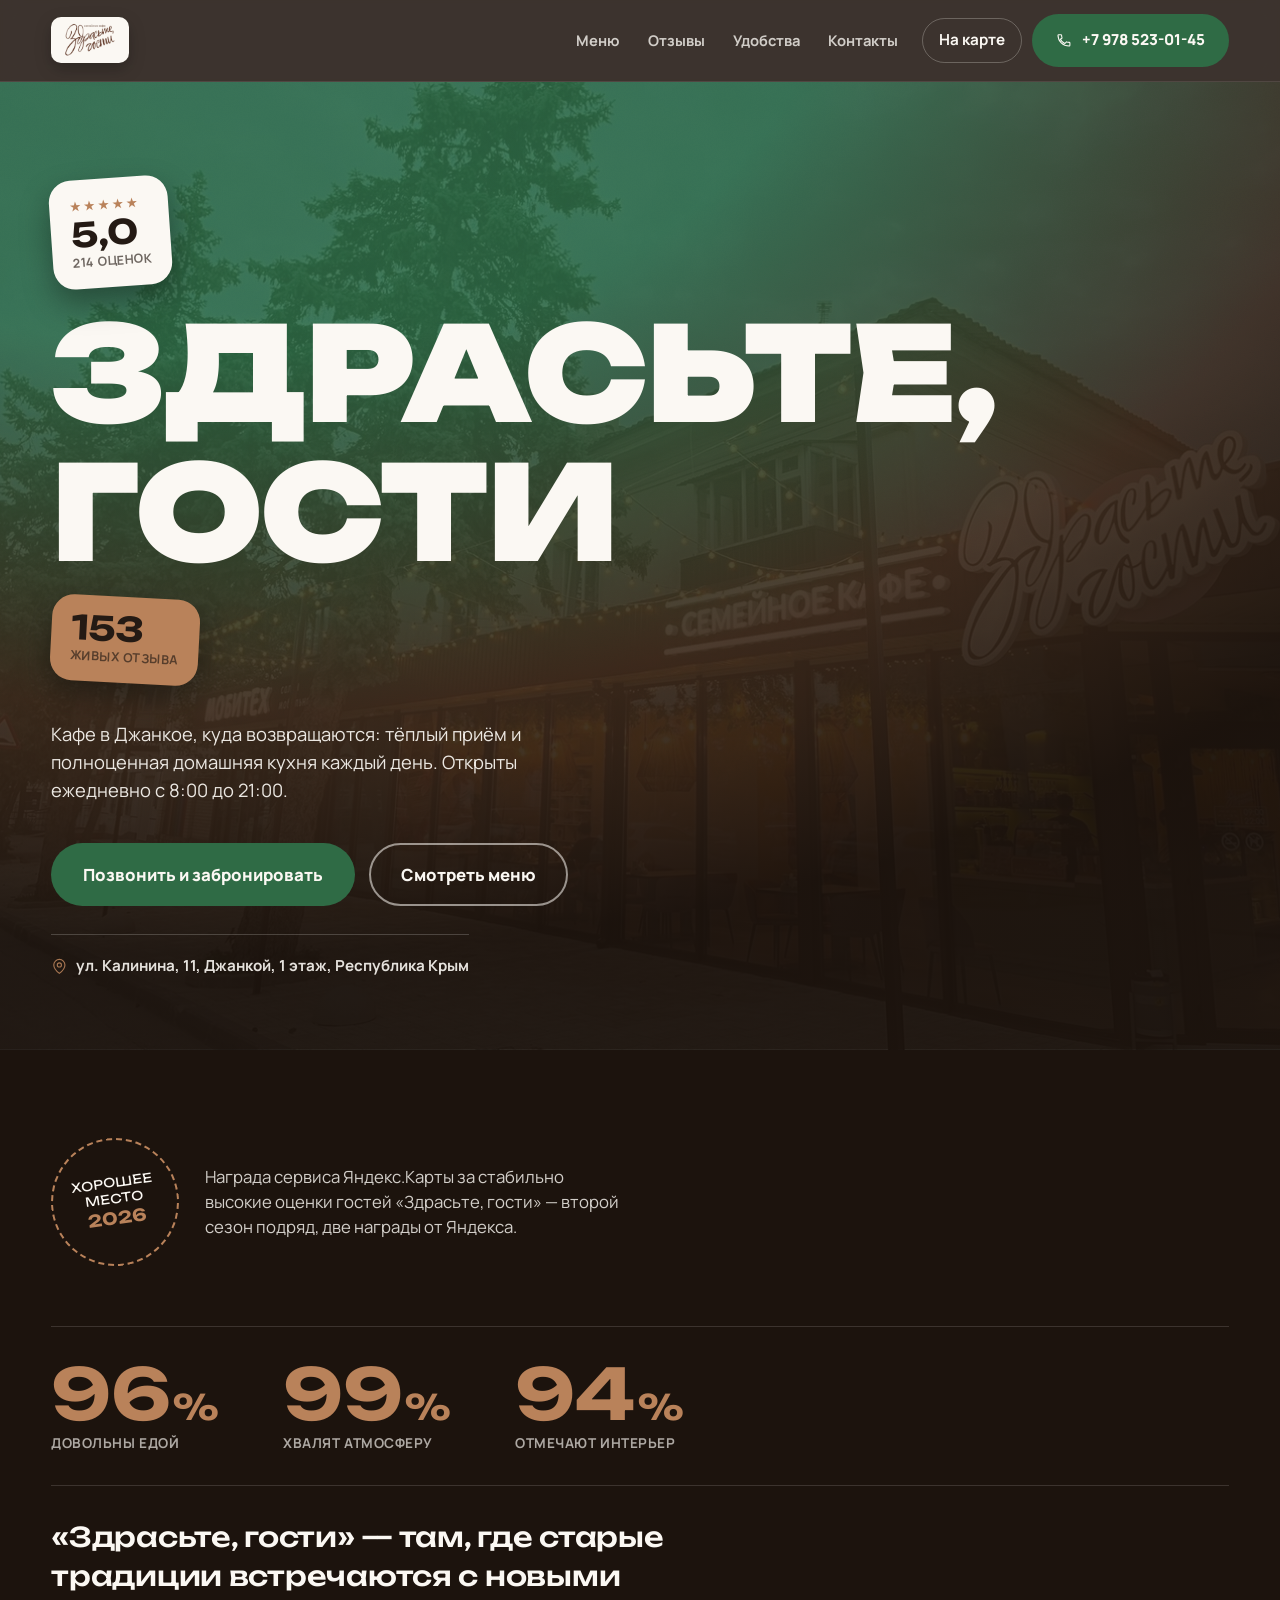
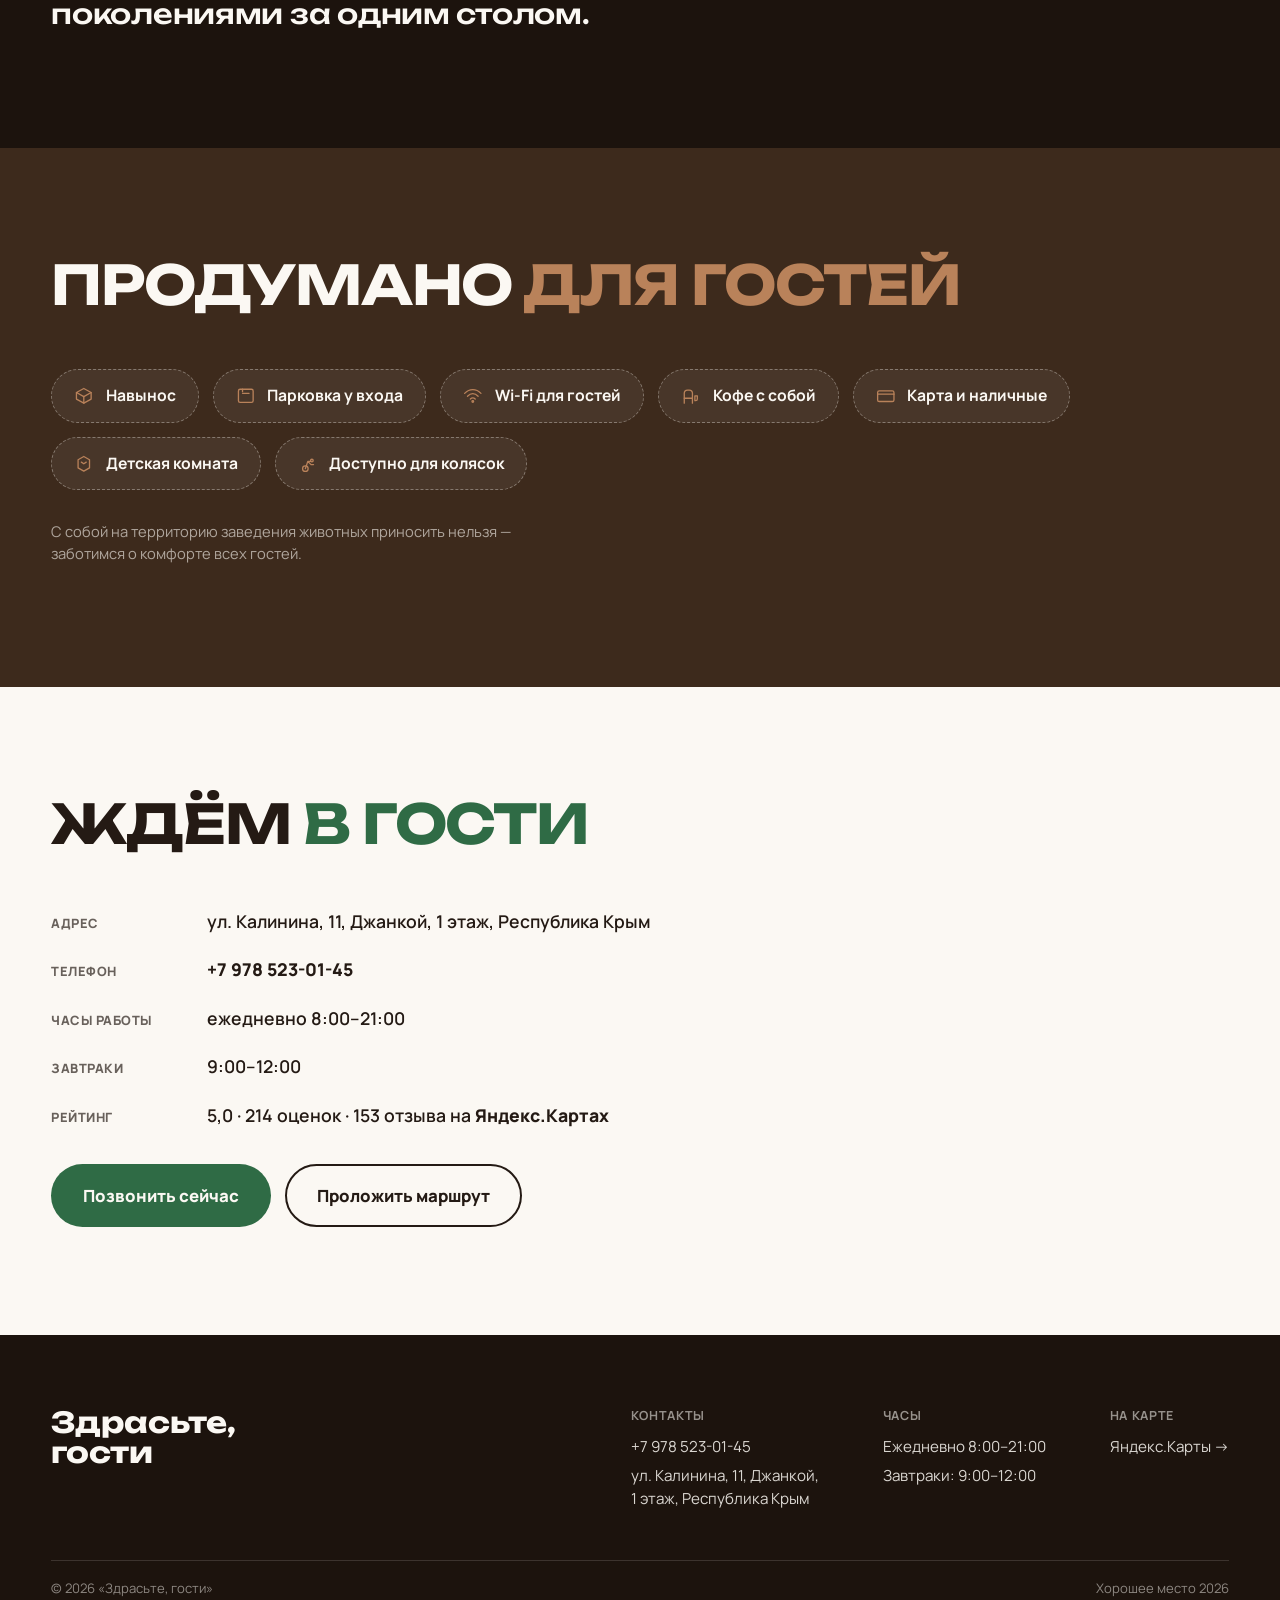
<file: index.html>
<!DOCTYPE html>
<html lang="ru">
<head>
<meta charset="UTF-8">
<meta name="viewport" content="width=device-width, initial-scale=1.0">
<meta name="description" content="«Здрасьте, гости» — кафе в Джанкое с рейтингом 5,0 и наградой «Хорошее место 2026». Завтраки, домашняя кухня, навынос.">
<title>Здрасьте, гости — кафе в Джанкое</title>
<link rel="icon" type="image/png" href="assets/favicon.png">
<link rel="preconnect" href="https://fonts.googleapis.com">
<link rel="preconnect" href="https://fonts.gstatic.com" crossorigin>
<link href="https://fonts.googleapis.com/css2?family=Unbounded:wght@500;700;900&family=Manrope:wght@400;500;600;700;800&display=swap" rel="stylesheet">
<link rel="stylesheet" href="style.css?v=1">
</head>
<body>
<svg class="defs" width="0" height="0" aria-hidden="true">
  <defs>
    <filter id="grain">
      <feTurbulence type="fractalNoise" baseFrequency="0.85" numOctaves="2" stitchTiles="stitch" result="noise"/>
      <feColorMatrix in="noise" type="matrix" values="0 0 0 0 0  0 0 0 0 0  0 0 0 0 0  0 0 0 0.05 0"/>
    </filter>
  </defs>
</svg>

<a class="skip-link" href="#main">Перейти к содержанию</a>

<header class="site-header" id="top">
  <div class="wrap header-row">
    <a class="logo" href="#top" aria-label="Здрасьте, гости — на главную">
      <img class="logo-img" src="assets/logo.png" alt="Здрасьте, гости — семейное кафе">
    </a>
    <nav class="main-nav" id="mainNav" aria-label="Основная навигация">
      <a href="menu.html">Меню</a>
      <a href="#trust">Отзывы</a>
      <a href="#amenities">Удобства</a>
      <a href="#contact">Контакты</a>
    </nav>
    <div class="header-actions">
      <a class="btn btn-ghost" href="#contact">На карте</a>
      <a class="btn btn-solid" href="tel:+79785230145" aria-label="Позвонить: +7 978 523-01-45">
        <svg viewBox="0 0 24 24" class="icon" aria-hidden="true"><path d="M6.6 10.8c1.4 2.8 3.8 5.2 6.6 6.6l2.2-2.2c.3-.3.7-.4 1-.2 1.1.4 2.3.6 3.5.6.6 0 1 .4 1 1V20c0 .6-.4 1-1 1C10.3 21 3 13.7 3 5c0-.6.4-1 1-1h3.4c.6 0 1 .4 1 1 0 1.2.2 2.4.6 3.5.1.4 0 .8-.2 1z"/></svg>
        <span class="btn-phone-text" aria-hidden="true">+7 978 523-01-45</span>
      </a>
    </div>
    <button class="nav-toggle" id="navToggle" aria-expanded="false" aria-controls="mainNav" aria-label="Открыть меню">
      <span></span><span></span><span></span>
    </button>
  </div>
</header>

<main id="main">

  <section class="hero" aria-label="Главный экран">
    <div class="hero-grain" style="filter:url(#grain)"></div>
    <div class="wrap hero-wrap">

      <a class="sticker sticker-rating" data-reveal href="https://yandex.ru/maps/org/zdraste_gosti/145250516033/" target="_blank" rel="noopener" aria-label="Рейтинг 5,0, 214 оценок — смотреть на Яндекс.Картах">
        <span class="sticker-stars">★★★★★</span>
        <span class="sticker-num">5,0</span>
        <span class="sticker-sub">214 оценок</span>
      </a>

      <h1 class="hero-title" data-reveal>
        <span>ЗДРАСЬТЕ,</span>
        <span class="hero-title-accent">ГОСТИ</span>
      </h1>

      <div class="hero-below-title">
        <a class="sticker sticker-reviews" data-reveal href="https://yandex.ru/maps/org/zdraste_gosti/145250516033/" target="_blank" rel="noopener" aria-label="153 отзыва — читать на Яндекс.Картах">
          <span class="sticker-num">153</span>
          <span class="sticker-sub">живых отзыва</span>
        </a>

        <p class="hero-tag" data-reveal>Кафе в Джанкое, куда возвращаются: тёплый приём и полноценная домашняя кухня каждый день. Открыты ежедневно с&nbsp;8:00 до&nbsp;21:00.</p>

        <div class="hero-cta" data-reveal>
          <a class="btn btn-solid btn-lg" href="tel:+79785230145">Позвонить и забронировать</a>
          <a class="btn btn-outline btn-lg" href="menu.html">Смотреть меню</a>
        </div>

        <a class="hero-address" href="https://yandex.ru/maps/org/zdraste_gosti/145250516033/" target="_blank" rel="noopener">
          <svg viewBox="0 0 24 24" class="icon" aria-hidden="true"><path d="M12 2C7.6 2 4 5.6 4 10c0 6 8 12 8 12s8-6 8-12c0-4.4-3.6-8-8-8zm0 11a3 3 0 1 1 0-6 3 3 0 0 1 0 6z"/></svg>
          ул. Калинина, 11, Джанкой, 1 этаж, Республика Крым
        </a>
      </div>
    </div>
  </section>

  <section class="trust" id="trust" aria-label="Репутация">
    <div class="wrap">
      <div class="award-badge" data-reveal>
        <span class="award-ring">
          <span>Хорошее<br>место<br><strong>2026</strong></span>
        </span>
        <p>Награда сервиса Яндекс.Карты за стабильно высокие оценки гостей «Здрасьте, гости» — второй сезон подряд, две награды от Яндекса.</p>
      </div>

      <div class="trust-stats" data-reveal>
        <div class="trust-stat">
          <span class="trust-num">96<em>%</em></span>
          <span class="trust-label">довольны едой</span>
        </div>
        <div class="trust-stat">
          <span class="trust-num">99<em>%</em></span>
          <span class="trust-label">хвалят атмосферу</span>
        </div>
        <div class="trust-stat">
          <span class="trust-num">94<em>%</em></span>
          <span class="trust-label">отмечают интерьер</span>
        </div>
      </div>

      <p class="trust-quote" data-reveal>«Здрасьте, гости» — там, где старые традиции встречаются с новыми поколениями за одним столом.</p>
    </div>
  </section>

  <section class="amenities" id="amenities" aria-label="Удобства">
    <div class="wrap">
      <h2 class="section-title section-title-light" data-reveal>Продумано <span>для гостей</span></h2>
      <ul class="ticket-grid" data-reveal>
        <li class="ticket">
          <svg viewBox="0 0 24 24" class="icon"><path d="M3 8l9-5 9 5-9 5-9-5z"/><path d="M3 8v8l9 5 9-5V8"/><path d="M12 13v8"/></svg>
          Навынос
        </li>
        <li class="ticket">
          <svg viewBox="0 0 24 24" class="icon"><rect x="3" y="4" width="18" height="16" rx="2"/><path d="M8 4v3M8 9h8"/></svg>
          Парковка у входа
        </li>
        <li class="ticket">
          <svg viewBox="0 0 24 24" class="icon"><path d="M2 9c6-6 14-6 20 0M5.5 12.5c4-4 9-4 13 0M9 16c2-2 4-2 6 0"/><circle cx="12" cy="19" r="1"/></svg>
          Wi-Fi для гостей
        </li>
        <li class="ticket">
          <svg viewBox="0 0 24 24" class="icon"><path d="M4 21V9a4 4 0 0 1 4-4h2a4 4 0 0 1 4 4v12"/><path d="M4 15h10M17 12h3v4a2 2 0 0 1-2 2h-1z"/></svg>
          Кофе с собой
        </li>
        <li class="ticket">
          <svg viewBox="0 0 24 24" class="icon"><rect x="2" y="6" width="20" height="13" rx="2"/><path d="M2 10h20"/></svg>
          Карта и наличные
        </li>
        <li class="ticket">
          <svg viewBox="0 0 24 24" class="icon"><path d="M12 3l7 4v10l-7 4-7-4V7l7-4z"/><path d="M9 10l3 2 3-2"/></svg>
          Детская комната
        </li>
        <li class="ticket">
          <svg viewBox="0 0 24 24" class="icon"><circle cx="9" cy="18" r="3.4"/><circle cx="17" cy="8" r="1.6"/><path d="M9 18l3-9h4M12 9l4 4h3"/></svg>
          Доступно для колясок
        </li>
      </ul>
      <p class="amenities-note" data-reveal>С собой на территорию заведения животных приносить нельзя — заботимся о комфорте всех гостей.</p>
    </div>
  </section>

  <section class="contact" id="contact" aria-label="Контакты">
    <div class="wrap contact-wrap">
      <div class="contact-main" data-reveal>
        <h2 class="section-title">Ждём <span>в гости</span></h2>
        <dl class="contact-list">
          <div>
            <dt>Адрес</dt>
            <dd>ул. Калинина, 11, Джанкой, 1 этаж, Республика Крым</dd>
          </div>
          <div>
            <dt>Телефон</dt>
            <dd><a href="tel:+79785230145">+7 978 523-01-45</a></dd>
          </div>
          <div>
            <dt>Часы работы</dt>
            <dd>ежедневно 8:00–21:00</dd>
          </div>
          <div>
            <dt>Завтраки</dt>
            <dd>9:00–12:00</dd>
          </div>
          <div>
            <dt>Рейтинг</dt>
            <dd>5,0 · 214 оценок · 153 отзыва на <a href="https://yandex.ru/maps/org/zdraste_gosti/145250516033/" target="_blank" rel="noopener">Яндекс.Картах</a></dd>
          </div>
        </dl>
        <div class="contact-cta">
          <a class="btn btn-solid btn-lg" href="tel:+79785230145">Позвонить сейчас</a>
          <a class="btn btn-outline btn-lg" href="https://yandex.ru/maps/org/zdraste_gosti/145250516033/" target="_blank" rel="noopener">Проложить маршрут</a>
        </div>
      </div>
    </div>
  </section>

</main>

<footer class="site-footer">
  <div class="wrap footer-wrap">
    <div class="footer-wordmark">Здрасьте,<br>гости</div>
    <div class="footer-cols">
      <div>
        <h3>Контакты</h3>
        <p><a href="tel:+79785230145">+7 978 523-01-45</a></p>
        <p>ул. Калинина, 11, Джанкой,<br>1 этаж, Республика Крым</p>
      </div>
      <div>
        <h3>Часы</h3>
        <p>Ежедневно 8:00–21:00</p>
        <p>Завтраки: 9:00–12:00</p>
      </div>
      <div>
        <h3>На карте</h3>
        <p><a href="https://yandex.ru/maps/org/zdraste_gosti/145250516033/" target="_blank" rel="noopener">Яндекс.Карты →</a></p>
      </div>
    </div>
  </div>
  <div class="wrap footer-bottom">
    <span>© 2026 «Здрасьте, гости»</span>
    <span>Хорошее место 2026</span>
  </div>
</footer>

<script src="script.js?v=1"></script>
</body>
</html>
</file>
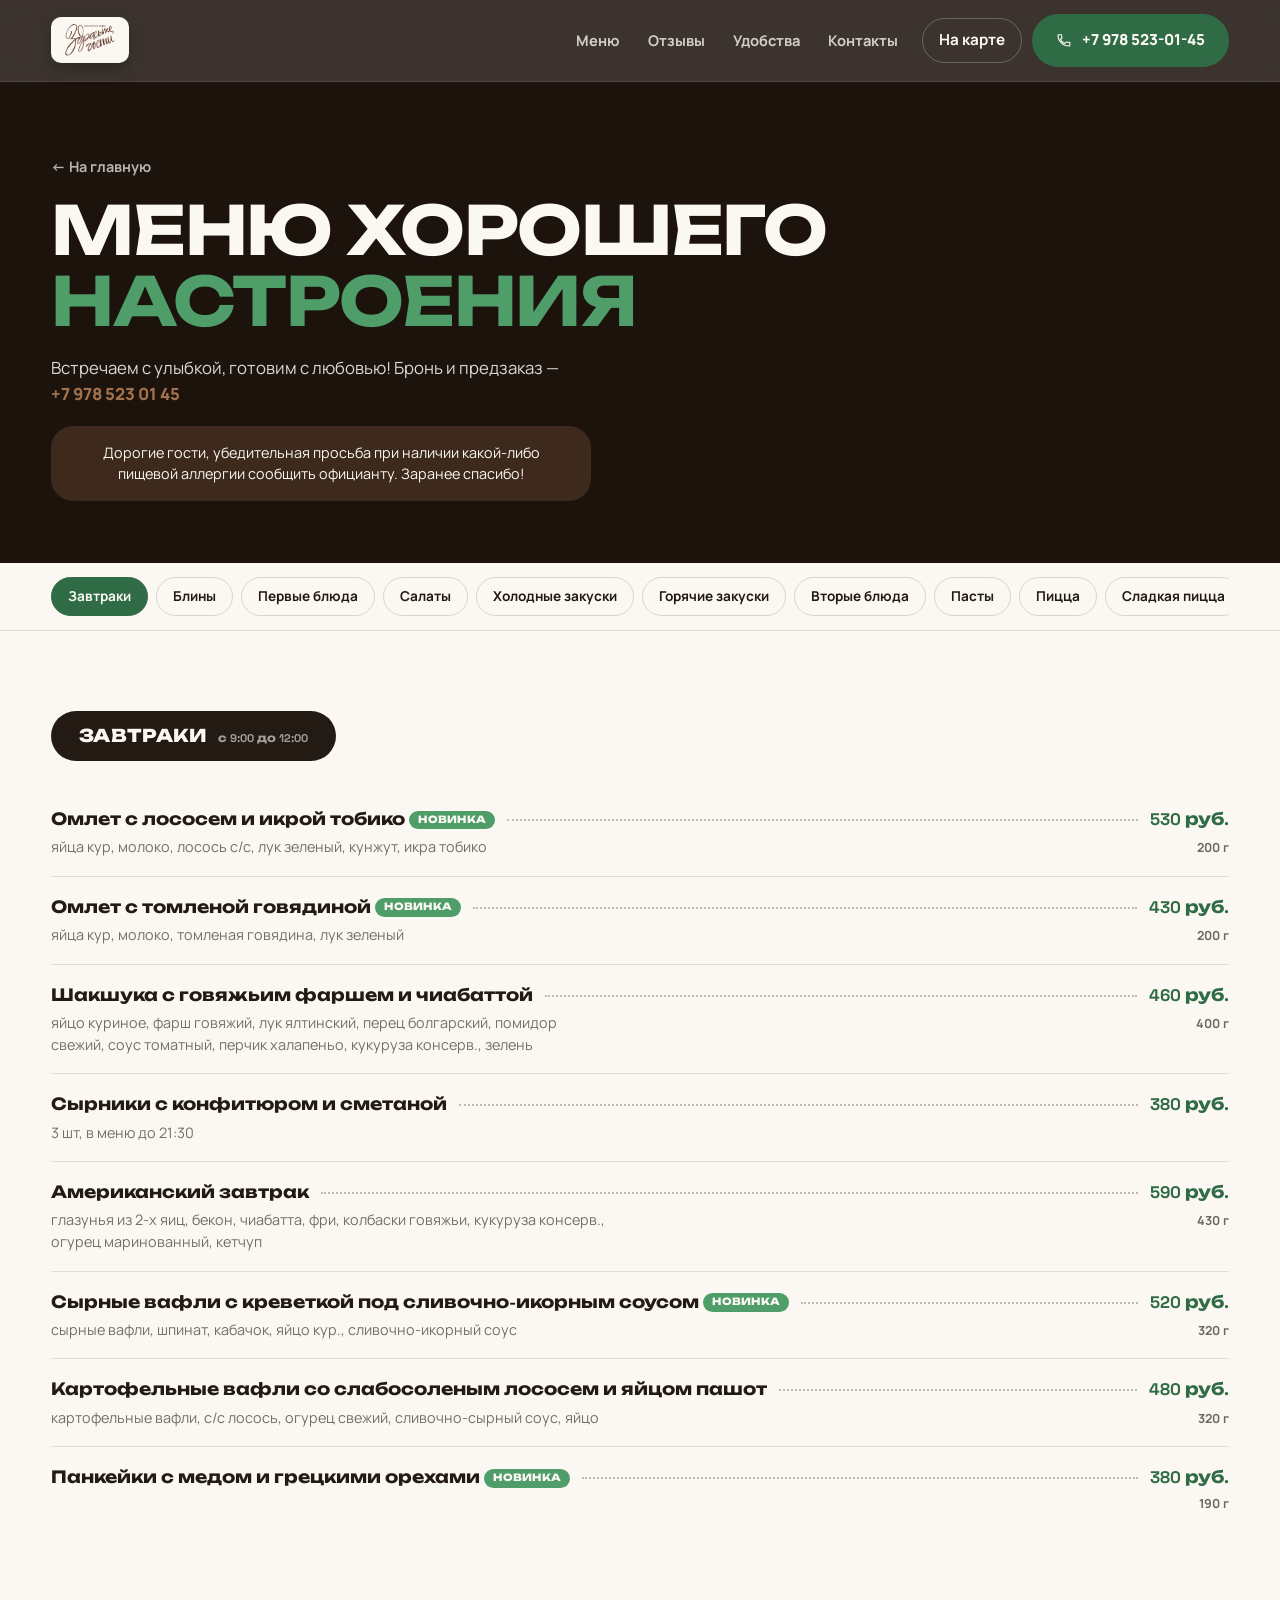
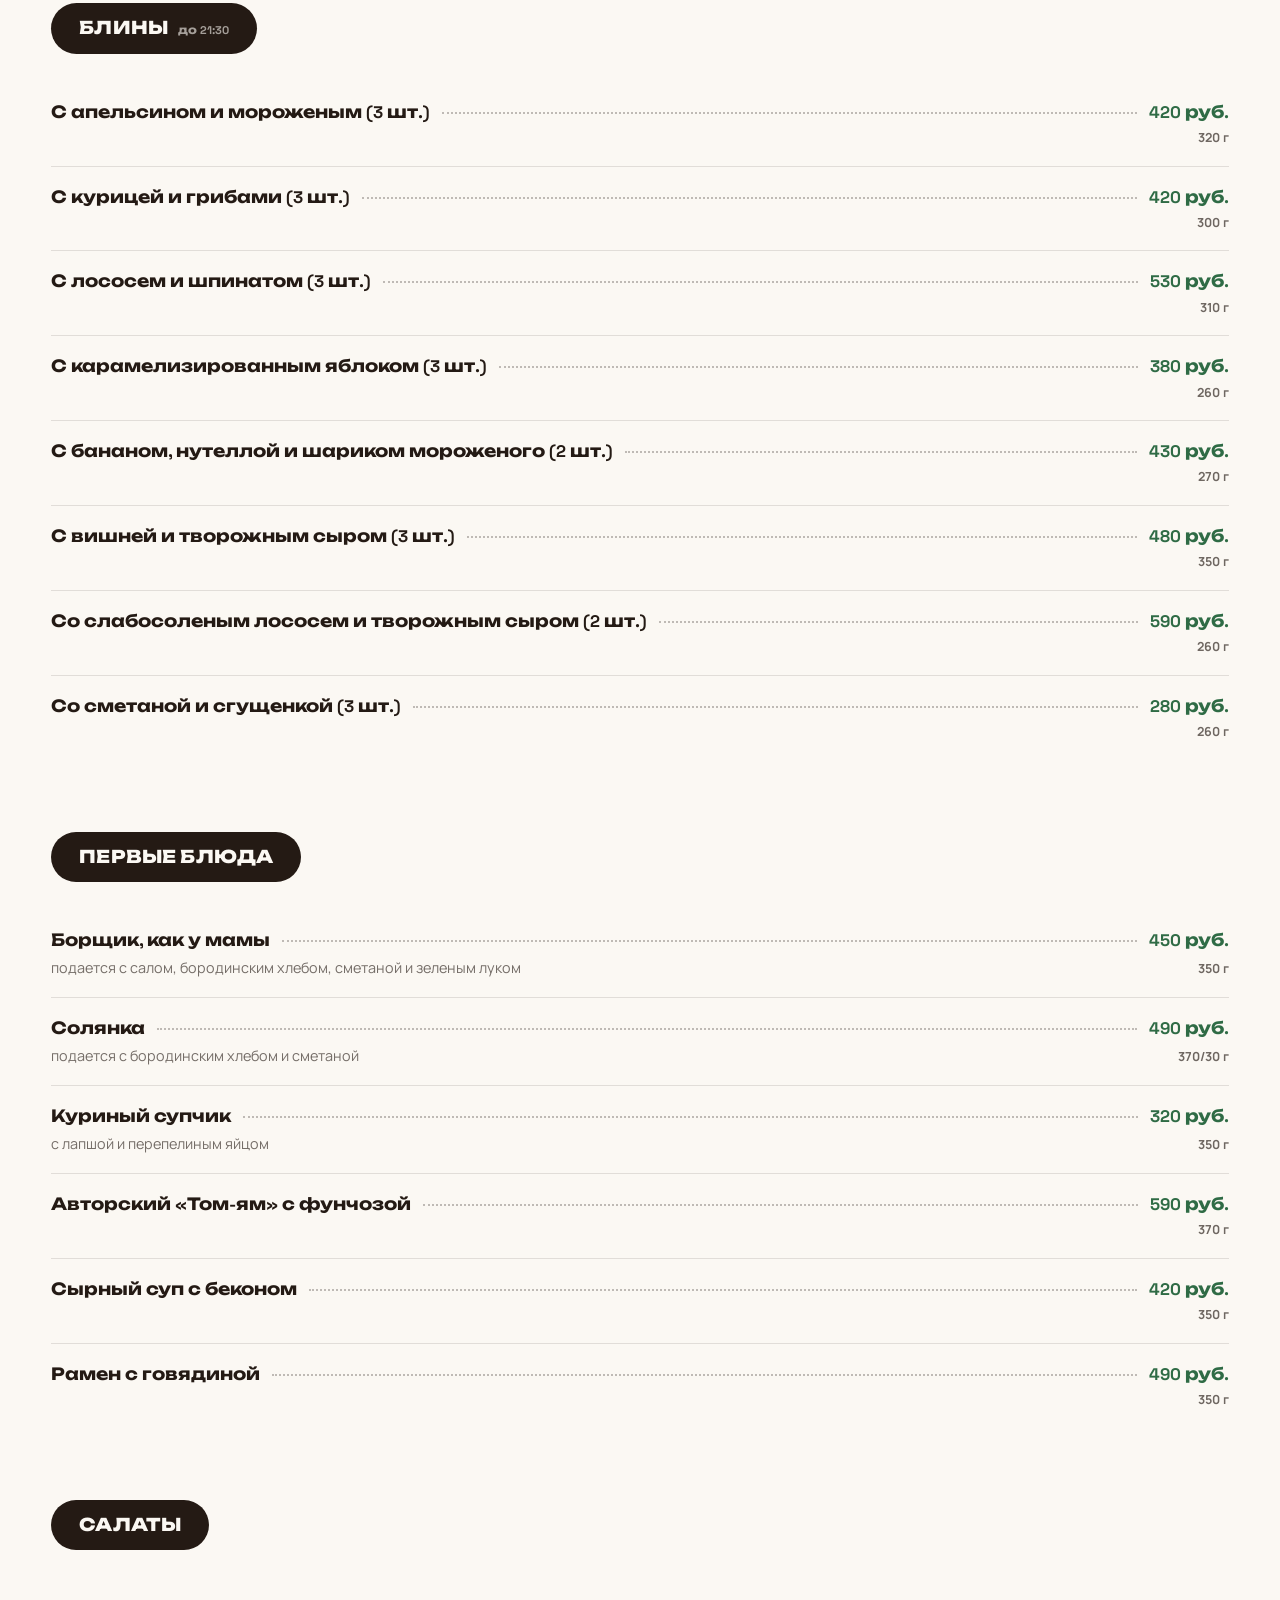
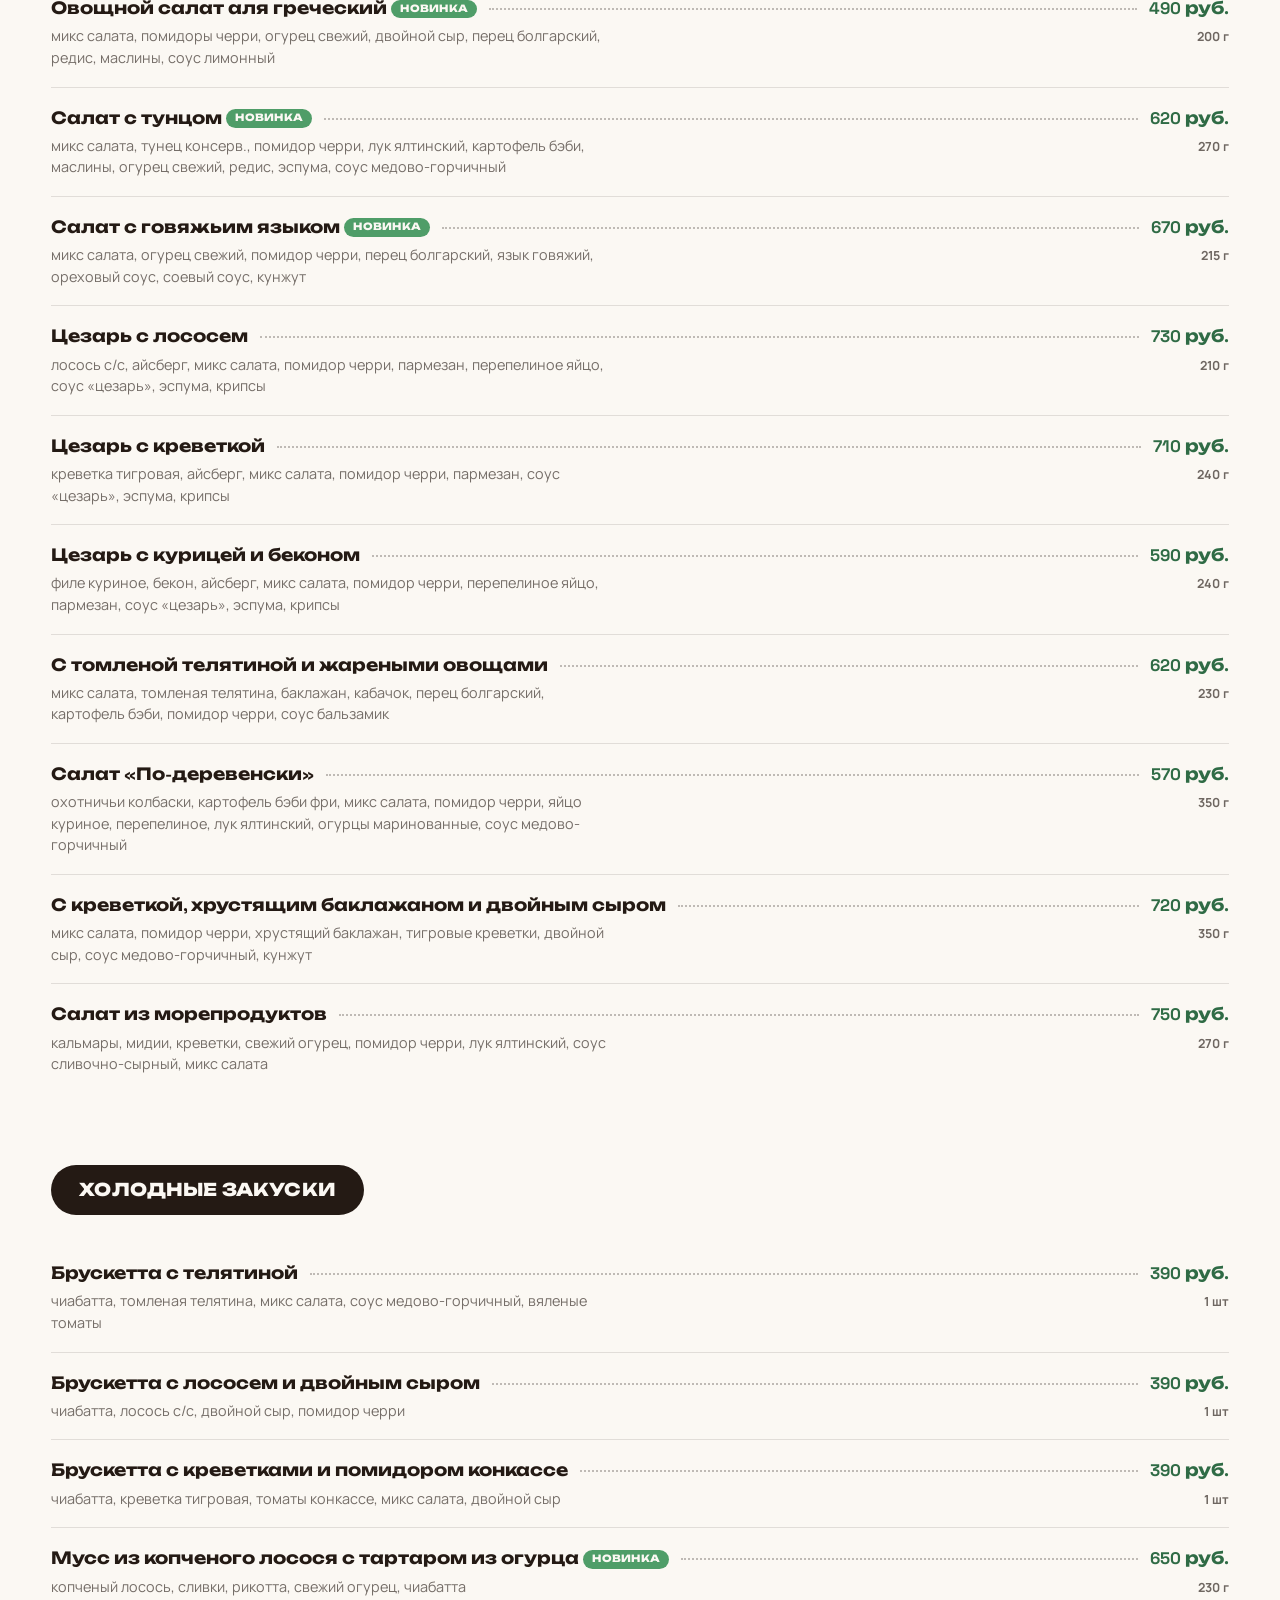
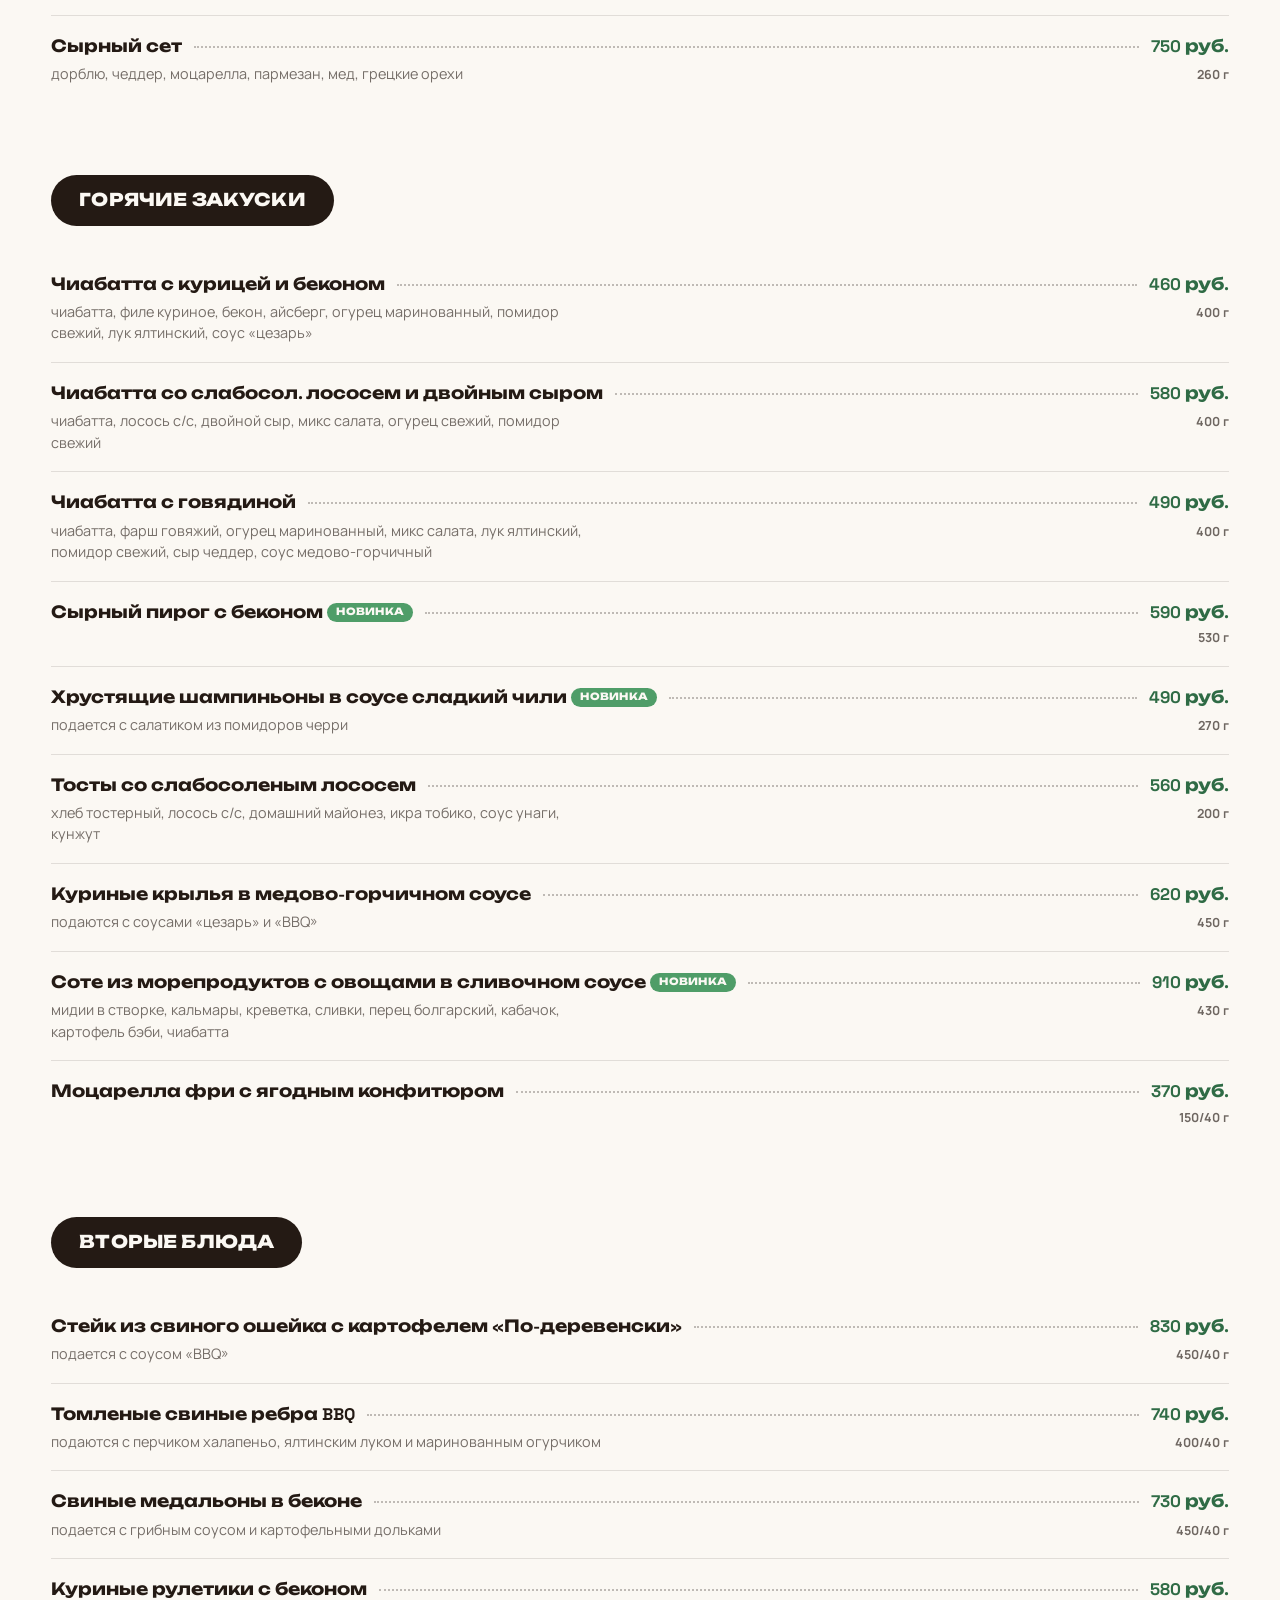
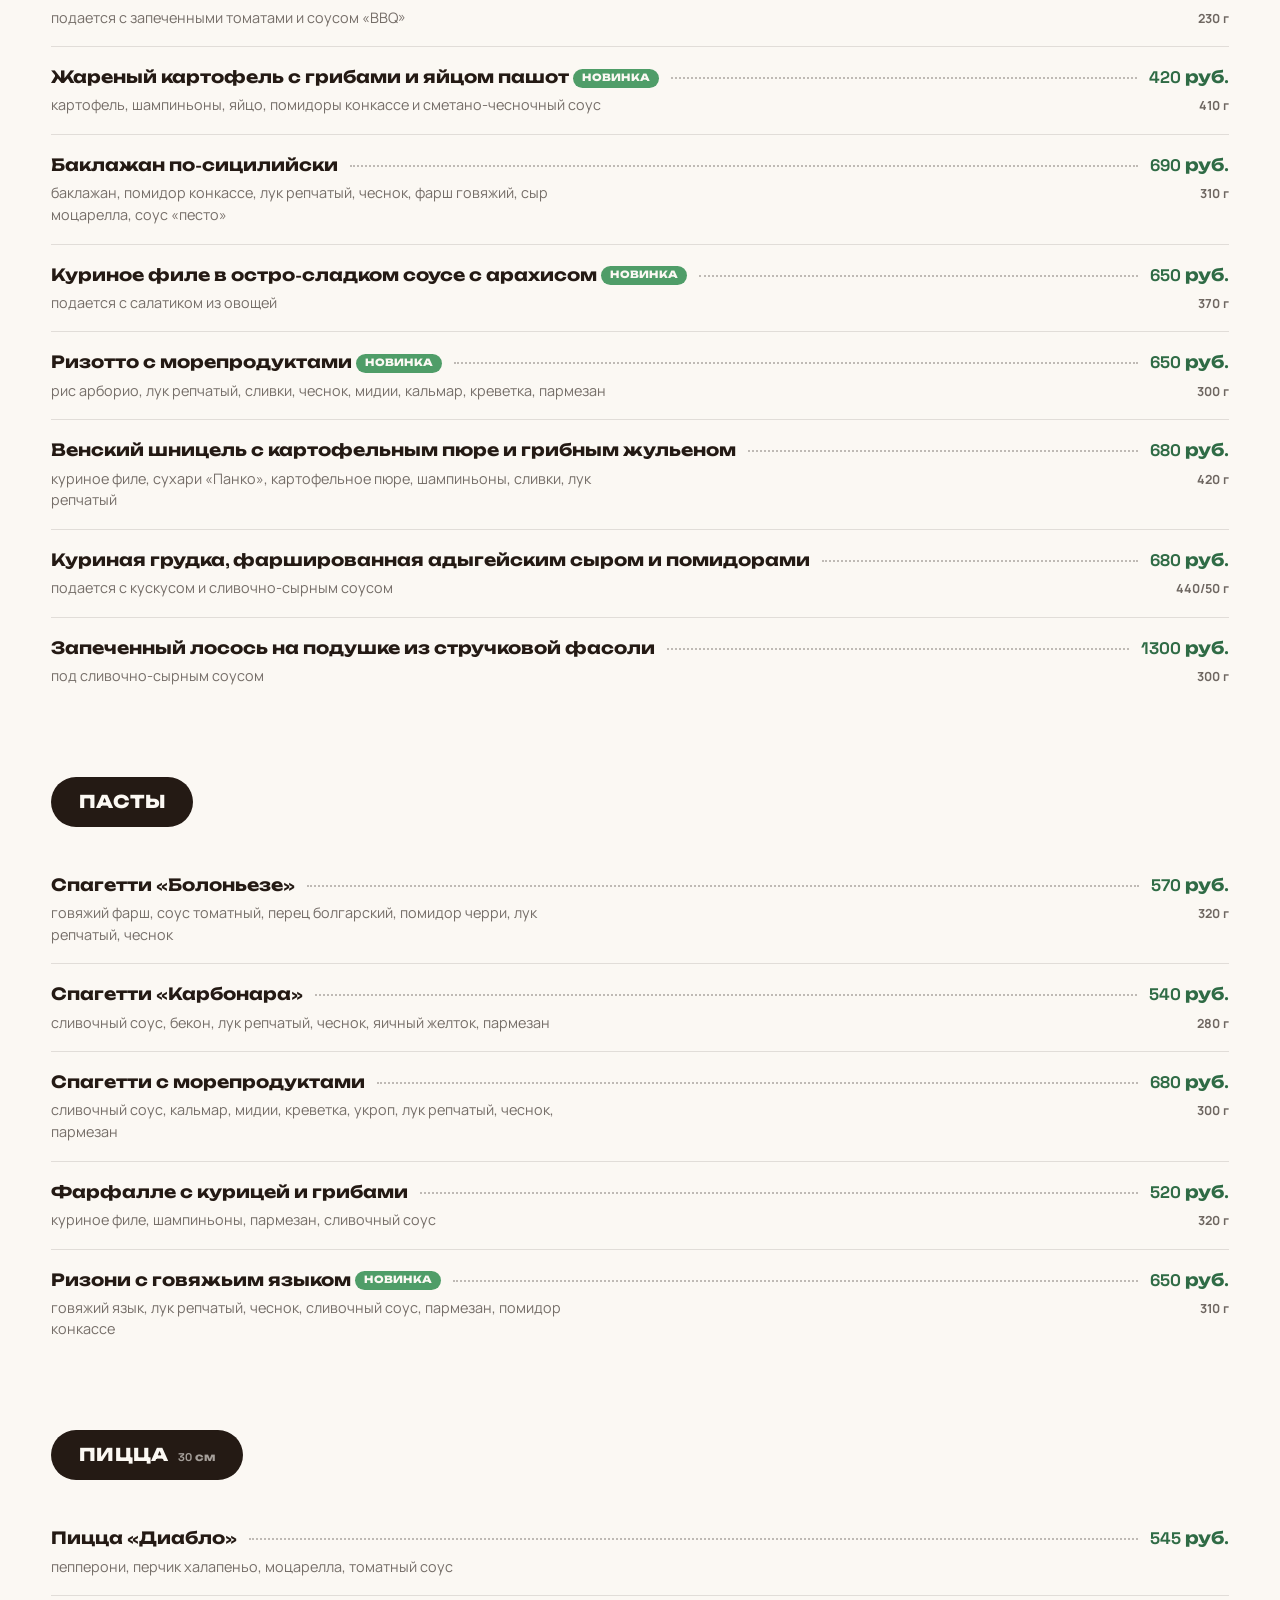
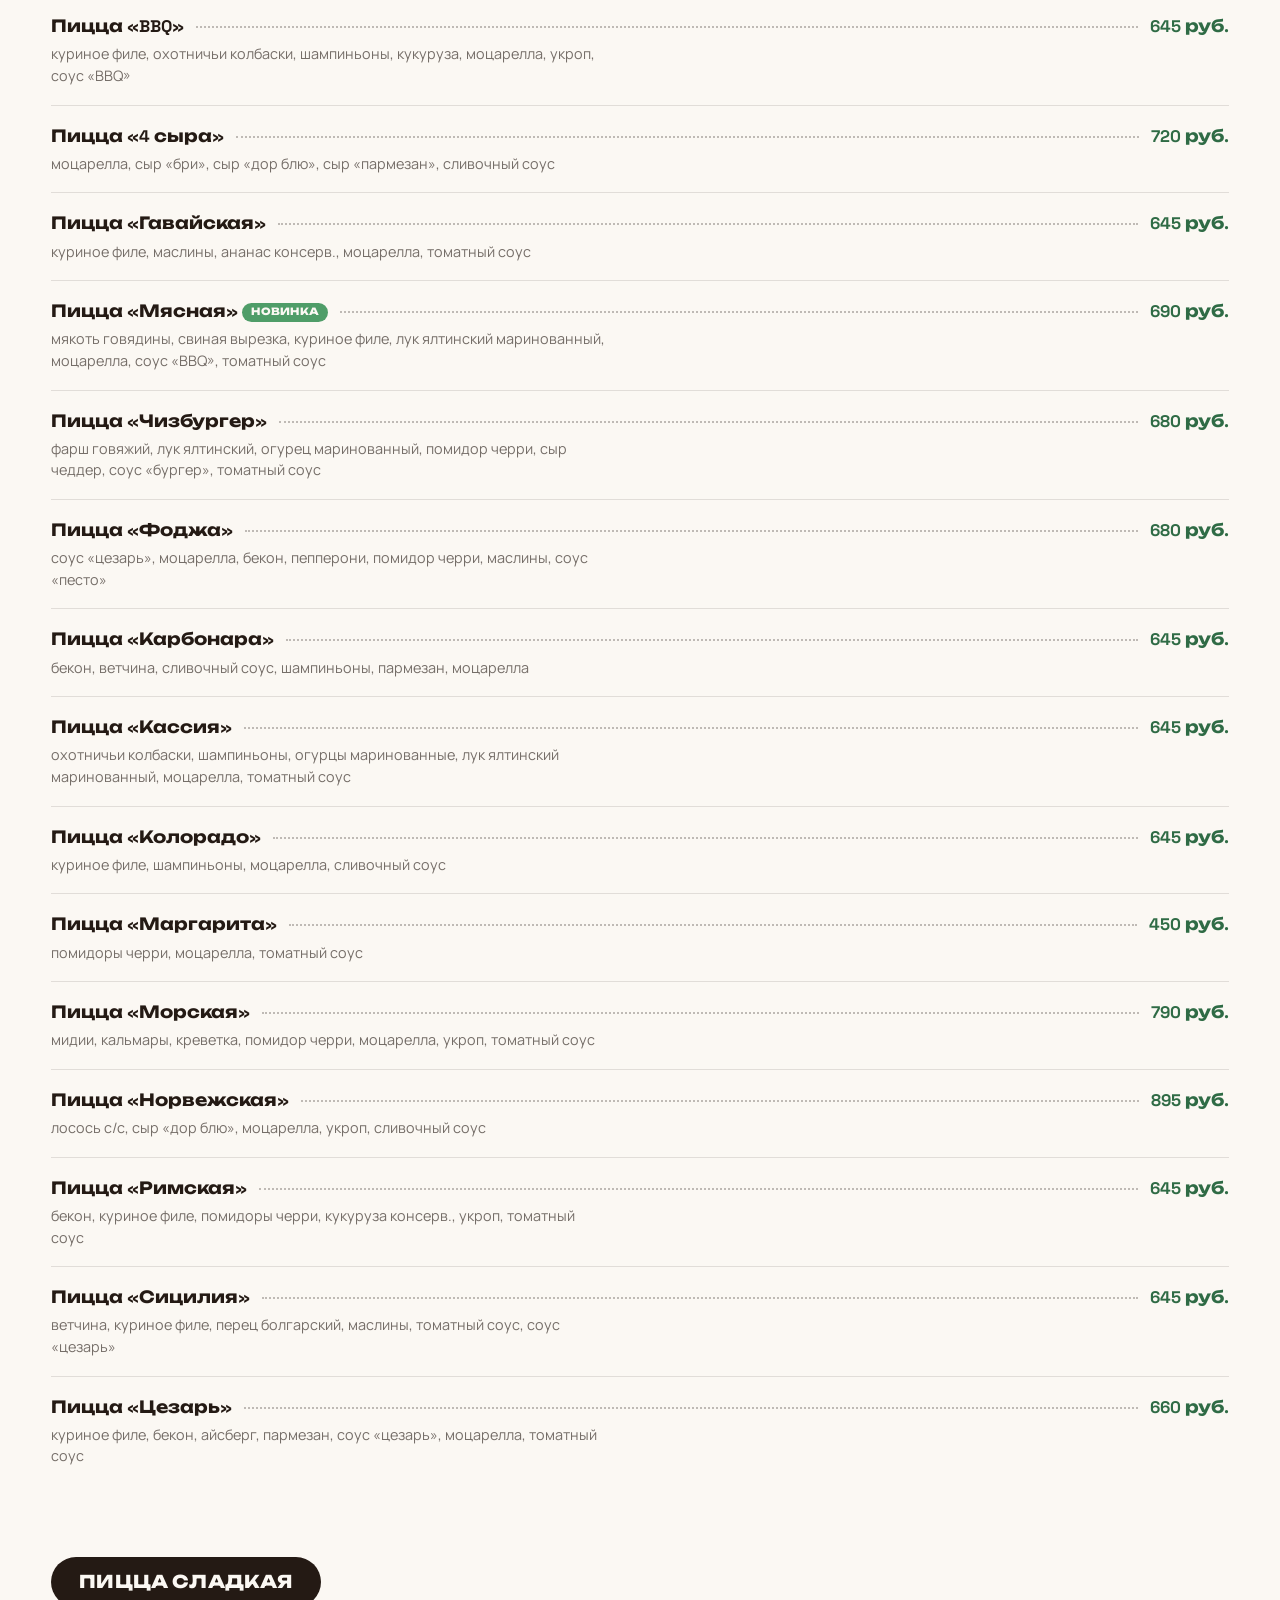
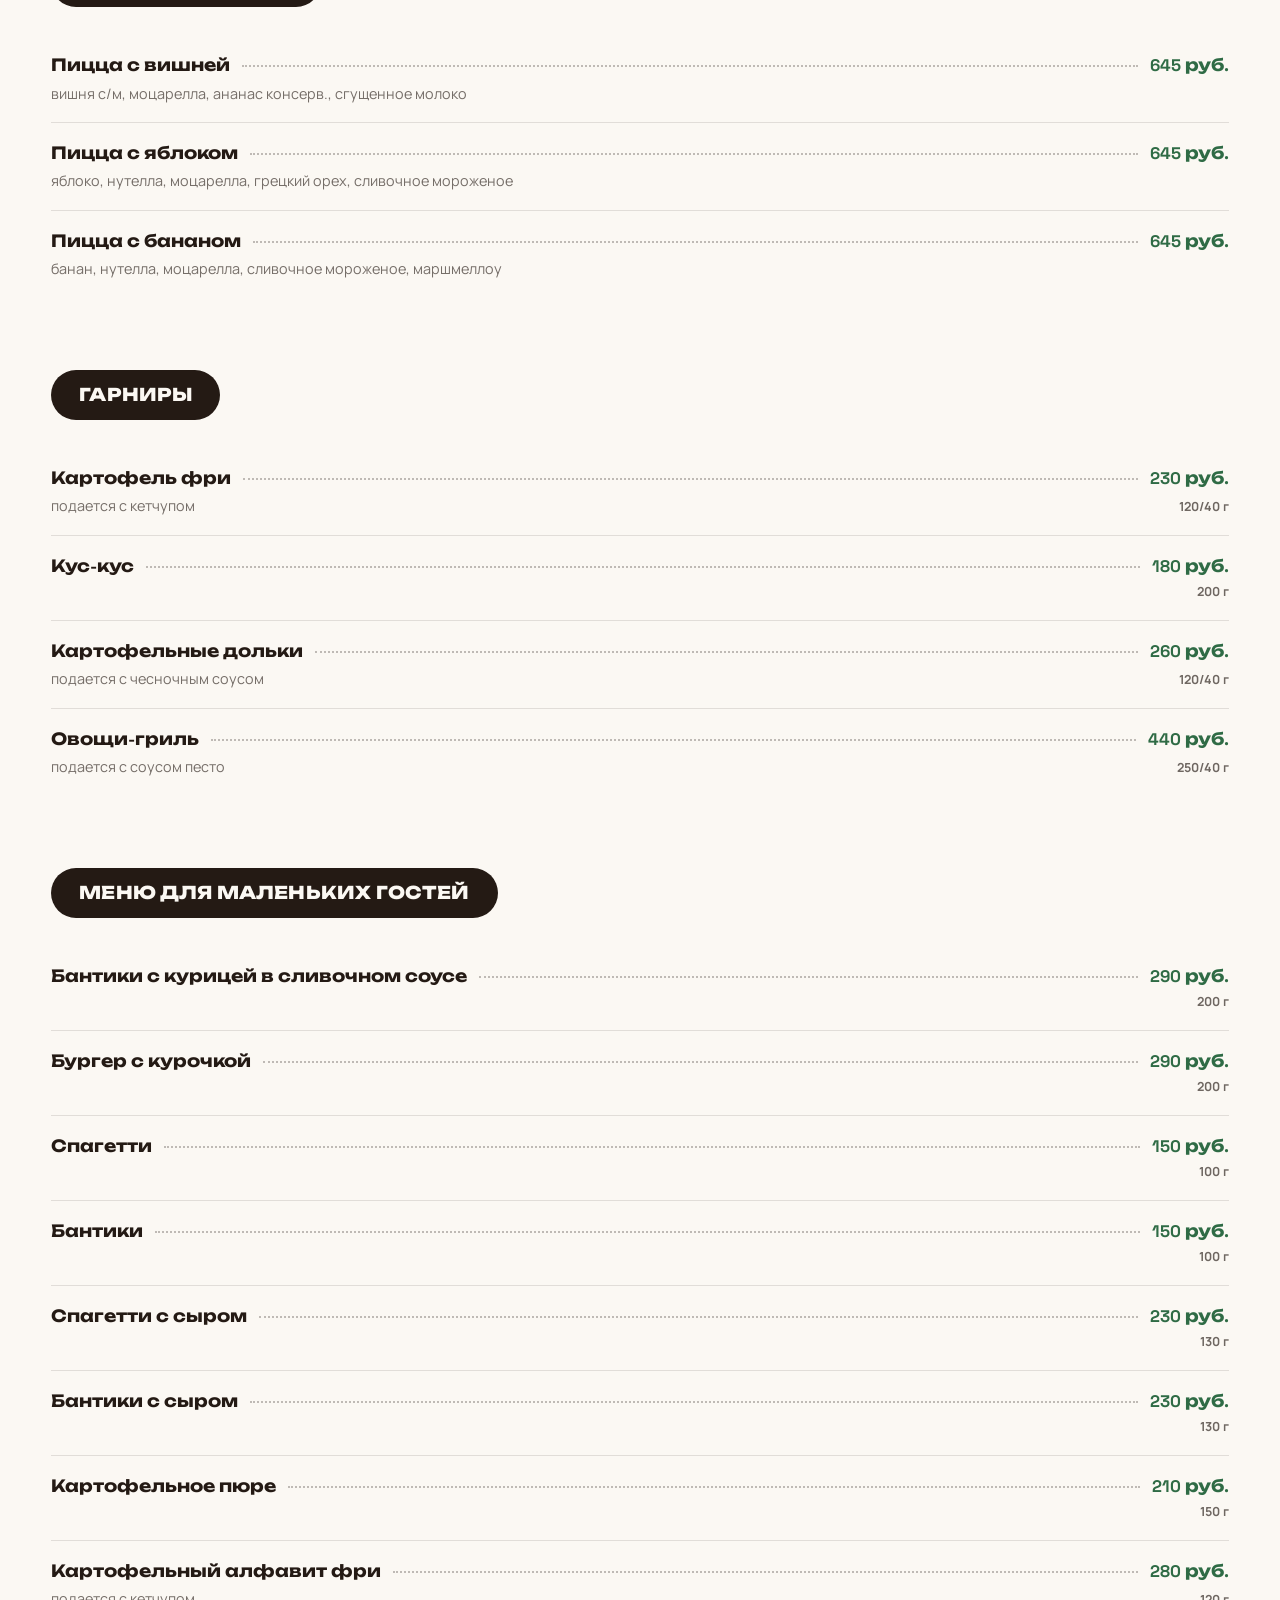
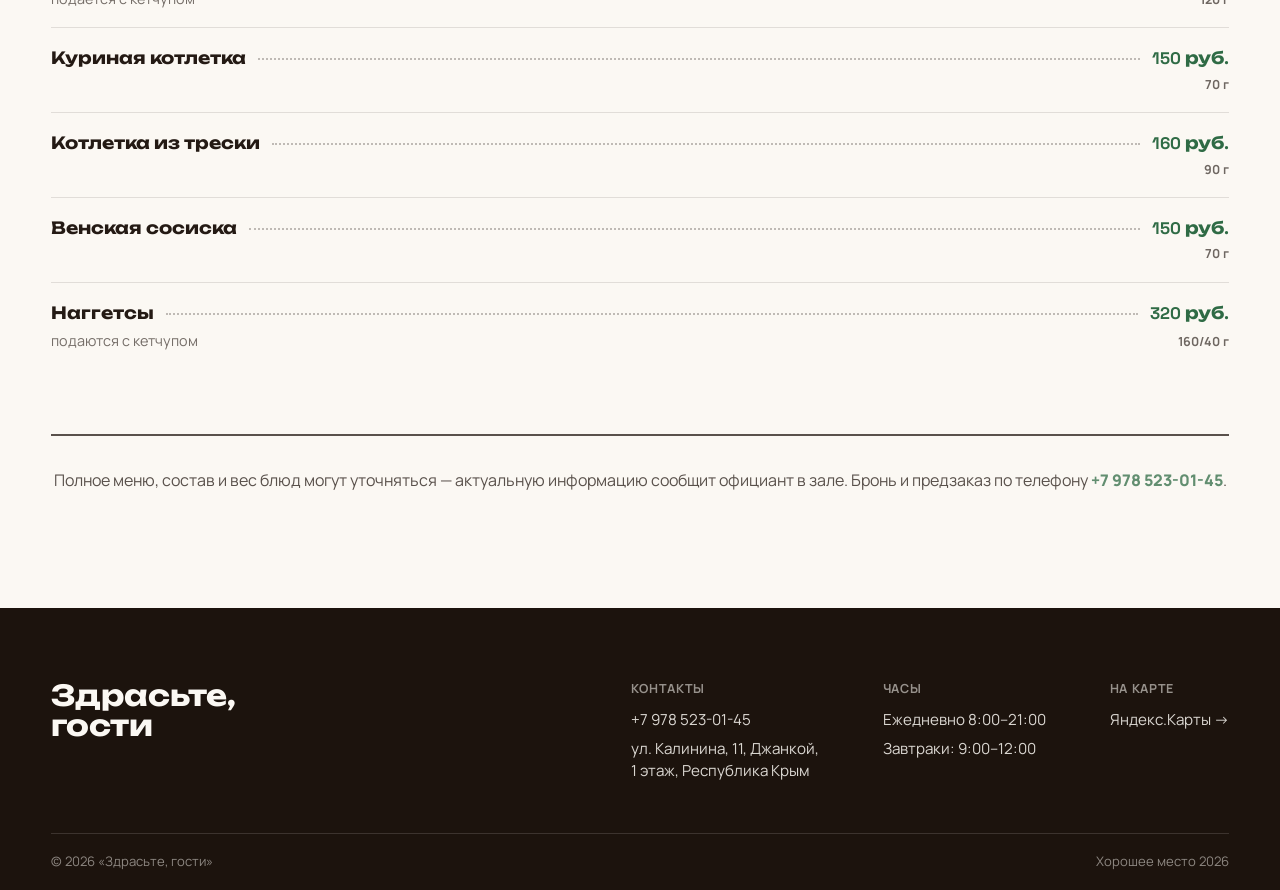
<file: menu.html>
<!DOCTYPE html>
<html lang="ru">
<head>
<meta charset="UTF-8">
<meta name="viewport" content="width=device-width, initial-scale=1.0">
<meta name="description" content="Полное меню кафе «Здрасьте, гости» в Джанкое: завтраки, блины, супы, салаты, закуски, вторые блюда, пасты, пицца, гарниры и детское меню с ценами.">
<title>Меню — «Здрасьте, гости»</title>
<link rel="icon" type="image/png" href="assets/favicon.png">
<link rel="preconnect" href="https://fonts.googleapis.com">
<link rel="preconnect" href="https://fonts.gstatic.com" crossorigin>
<link href="https://fonts.googleapis.com/css2?family=Unbounded:wght@500;700;900&family=Manrope:wght@400;500;600;700;800&family=Space+Grotesk:wght@500;700&display=swap" rel="stylesheet">
<link rel="stylesheet" href="style.css?v=1">
<link rel="stylesheet" href="menu.css?v=1">
</head>
<body>

<a class="skip-link" href="#main">Перейти к содержанию</a>

<header class="site-header" id="top">
  <div class="wrap header-row">
    <a class="logo" href="index.html#top" aria-label="Здрасьте, гости — на главную">
      <img class="logo-img" src="assets/logo.png" alt="Здрасьте, гости — семейное кафе">
    </a>
    <nav class="main-nav" id="mainNav" aria-label="Основная навигация">
      <a href="menu.html" aria-current="page">Меню</a>
      <a href="index.html#trust">Отзывы</a>
      <a href="index.html#amenities">Удобства</a>
      <a href="index.html#contact">Контакты</a>
    </nav>
    <div class="header-actions">
      <a class="btn btn-ghost" href="index.html#contact">На карте</a>
      <a class="btn btn-solid" href="tel:+79785230145" aria-label="Позвонить: +7 978 523-01-45">
        <svg viewBox="0 0 24 24" class="icon" aria-hidden="true"><path d="M6.6 10.8c1.4 2.8 3.8 5.2 6.6 6.6l2.2-2.2c.3-.3.7-.4 1-.2 1.1.4 2.3.6 3.5.6.6 0 1 .4 1 1V20c0 .6-.4 1-1 1C10.3 21 3 13.7 3 5c0-.6.4-1 1-1h3.4c.6 0 1 .4 1 1 0 1.2.2 2.4.6 3.5.1.4 0 .8-.2 1z"/></svg>
        <span class="btn-phone-text" aria-hidden="true">+7 978 523-01-45</span>
      </a>
    </div>
    <button class="nav-toggle" id="navToggle" aria-expanded="false" aria-controls="mainNav" aria-label="Открыть меню">
      <span></span><span></span><span></span>
    </button>
  </div>
</header>

<main id="main">

  <section class="menu-hero">
    <div class="wrap">
      <a class="menu-back" href="index.html">← На главную</a>
      <h1 class="menu-hero-title">Меню хорошего<br><span>настроения</span></h1>
      <p class="menu-hero-tag">Встречаем с улыбкой, готовим с любовью! Бронь и предзаказ — <a class="phone-nowrap" href="tel:+79785230145">+7&nbsp;978&nbsp;523&nbsp;01&nbsp;45</a></p>
      <p class="menu-allergy menu-allergy-top">Дорогие гости, убедительная просьба при наличии какой-либо пищевой аллергии сообщить официанту. Заранее спасибо!</p>
    </div>
  </section>

  <nav class="menu-jump" aria-label="Разделы меню">
    <div class="wrap menu-jump-row">
      <a href="#breakfast">Завтраки</a>
      <a href="#pancakes">Блины</a>
      <a href="#soups">Первые блюда</a>
      <a href="#salads">Салаты</a>
      <a href="#cold-snacks">Холодные закуски</a>
      <a href="#hot-snacks">Горячие закуски</a>
      <a href="#mains">Вторые блюда</a>
      <a href="#pasta">Пасты</a>
      <a href="#pizza">Пицца</a>
      <a href="#sweet-pizza">Сладкая пицца</a>
      <a href="#sides">Гарниры</a>
      <a href="#kids">Детское меню</a>
    </div>
  </nav>

  <section class="menu-body">
    <div class="wrap">

      <div class="menu-cat" id="breakfast" data-reveal>
        <h2 class="menu-cat-title">Завтраки <small>с 9:00 до 12:00</small></h2>
        <ul class="dishes">
          <li class="dish">
            <div class="dish-row"><span class="dish-name">Омлет с лососем и икрой тобико <em class="badge-new">Новинка</em></span><i></i><span class="dish-price">530 руб.</span></div>
            <div class="dish-meta"><p>яйца кур, молоко, лосось с/с, лук зеленый, кунжут, икра тобико</p><span>200 г</span></div>
          </li>
          <li class="dish">
            <div class="dish-row"><span class="dish-name">Омлет с томленой говядиной <em class="badge-new">Новинка</em></span><i></i><span class="dish-price">430 руб.</span></div>
            <div class="dish-meta"><p>яйца кур, молоко, томленая говядина, лук зеленый</p><span>200 г</span></div>
          </li>
          <li class="dish">
            <div class="dish-row"><span class="dish-name">Шакшука с говяжьим фаршем и чиабаттой</span><i></i><span class="dish-price">460 руб.</span></div>
            <div class="dish-meta"><p>яйцо куриное, фарш говяжий, лук ялтинский, перец болгарский, помидор свежий, соус томатный, перчик халапеньо, кукуруза консерв., зелень</p><span>400 г</span></div>
          </li>
          <li class="dish">
            <div class="dish-row"><span class="dish-name">Сырники с конфитюром и сметаной</span><i></i><span class="dish-price">380 руб.</span></div>
            <div class="dish-meta"><p>3 шт, в меню до 21:30</p></div>
          </li>
          <li class="dish">
            <div class="dish-row"><span class="dish-name">Американский завтрак</span><i></i><span class="dish-price">590 руб.</span></div>
            <div class="dish-meta"><p>глазунья из 2-х яиц, бекон, чиабатта, фри, колбаски говяжьи, кукуруза консерв., огурец маринованный, кетчуп</p><span>430 г</span></div>
          </li>
          <li class="dish">
            <div class="dish-row"><span class="dish-name">Сырные вафли с креветкой под сливочно-икорным соусом <em class="badge-new">Новинка</em></span><i></i><span class="dish-price">520 руб.</span></div>
            <div class="dish-meta"><p>сырные вафли, шпинат, кабачок, яйцо кур., сливочно-икорный соус</p><span>320 г</span></div>
          </li>
          <li class="dish">
            <div class="dish-row"><span class="dish-name">Картофельные вафли со слабосоленым лососем и яйцом пашот</span><i></i><span class="dish-price">480 руб.</span></div>
            <div class="dish-meta"><p>картофельные вафли, с/с лосось, огурец свежий, сливочно-сырный соус, яйцо</p><span>320 г</span></div>
          </li>
          <li class="dish">
            <div class="dish-row"><span class="dish-name">Панкейки с медом и грецкими орехами <em class="badge-new">Новинка</em></span><i></i><span class="dish-price">380 руб.</span></div>
            <div class="dish-meta"><p></p><span>190 г</span></div>
          </li>
        </ul>
      </div>

      <div class="menu-cat" id="pancakes" data-reveal>
        <h2 class="menu-cat-title">Блины <small>до 21:30</small></h2>
        <ul class="dishes">
          <li class="dish">
            <div class="dish-row"><span class="dish-name">С апельсином и мороженым (3 шт.)</span><i></i><span class="dish-price">420 руб.</span></div>
            <div class="dish-meta"><p></p><span>320 г</span></div>
          </li>
          <li class="dish">
            <div class="dish-row"><span class="dish-name">С курицей и грибами (3 шт.)</span><i></i><span class="dish-price">420 руб.</span></div>
            <div class="dish-meta"><p></p><span>300 г</span></div>
          </li>
          <li class="dish">
            <div class="dish-row"><span class="dish-name">С лососем и шпинатом (3 шт.)</span><i></i><span class="dish-price">530 руб.</span></div>
            <div class="dish-meta"><p></p><span>310 г</span></div>
          </li>
          <li class="dish">
            <div class="dish-row"><span class="dish-name">С карамелизированным яблоком (3 шт.)</span><i></i><span class="dish-price">380 руб.</span></div>
            <div class="dish-meta"><p></p><span>260 г</span></div>
          </li>
          <li class="dish">
            <div class="dish-row"><span class="dish-name">С бананом, нутеллой и шариком мороженого (2 шт.)</span><i></i><span class="dish-price">430 руб.</span></div>
            <div class="dish-meta"><p></p><span>270 г</span></div>
          </li>
          <li class="dish">
            <div class="dish-row"><span class="dish-name">С вишней и творожным сыром (3 шт.)</span><i></i><span class="dish-price">480 руб.</span></div>
            <div class="dish-meta"><p></p><span>350 г</span></div>
          </li>
          <li class="dish">
            <div class="dish-row"><span class="dish-name">Со слабосоленым лососем и творожным сыром (2 шт.)</span><i></i><span class="dish-price">590 руб.</span></div>
            <div class="dish-meta"><p></p><span>260 г</span></div>
          </li>
          <li class="dish">
            <div class="dish-row"><span class="dish-name">Со сметаной и сгущенкой (3 шт.)</span><i></i><span class="dish-price">280 руб.</span></div>
            <div class="dish-meta"><p></p><span>260 г</span></div>
          </li>
        </ul>
      </div>

      <div class="menu-cat" id="soups" data-reveal>
        <h2 class="menu-cat-title">Первые блюда</h2>
        <ul class="dishes">
          <li class="dish">
            <div class="dish-row"><span class="dish-name">Борщик, как у мамы</span><i></i><span class="dish-price">450 руб.</span></div>
            <div class="dish-meta"><p>подается с салом, бородинским хлебом, сметаной и зеленым луком</p><span>350 г</span></div>
          </li>
          <li class="dish">
            <div class="dish-row"><span class="dish-name">Солянка</span><i></i><span class="dish-price">490 руб.</span></div>
            <div class="dish-meta"><p>подается с бородинским хлебом и сметаной</p><span>370/30 г</span></div>
          </li>
          <li class="dish">
            <div class="dish-row"><span class="dish-name">Куриный супчик</span><i></i><span class="dish-price">320 руб.</span></div>
            <div class="dish-meta"><p>с лапшой и перепелиным яйцом</p><span>350 г</span></div>
          </li>
          <li class="dish">
            <div class="dish-row"><span class="dish-name">Авторский «Том-ям» с фунчозой</span><i></i><span class="dish-price">590 руб.</span></div>
            <div class="dish-meta"><p></p><span>370 г</span></div>
          </li>
          <li class="dish">
            <div class="dish-row"><span class="dish-name">Сырный суп с беконом</span><i></i><span class="dish-price">420 руб.</span></div>
            <div class="dish-meta"><p></p><span>350 г</span></div>
          </li>
          <li class="dish">
            <div class="dish-row"><span class="dish-name">Рамен с говядиной</span><i></i><span class="dish-price">490 руб.</span></div>
            <div class="dish-meta"><p></p><span>350 г</span></div>
          </li>
        </ul>
      </div>

      <div class="menu-cat" id="salads" data-reveal>
        <h2 class="menu-cat-title">Салаты</h2>
        <ul class="dishes">
          <li class="dish">
            <div class="dish-row"><span class="dish-name">Овощной салат аля греческий <em class="badge-new">Новинка</em></span><i></i><span class="dish-price">490 руб.</span></div>
            <div class="dish-meta"><p>микс салата, помидоры черри, огурец свежий, двойной сыр, перец болгарский, редис, маслины, соус лимонный</p><span>200 г</span></div>
          </li>
          <li class="dish">
            <div class="dish-row"><span class="dish-name">Салат с тунцом <em class="badge-new">Новинка</em></span><i></i><span class="dish-price">620 руб.</span></div>
            <div class="dish-meta"><p>микс салата, тунец консерв., помидор черри, лук ялтинский, картофель бэби, маслины, огурец свежий, редис, эспума, соус медово-горчичный</p><span>270 г</span></div>
          </li>
          <li class="dish">
            <div class="dish-row"><span class="dish-name">Салат с говяжьим языком <em class="badge-new">Новинка</em></span><i></i><span class="dish-price">670 руб.</span></div>
            <div class="dish-meta"><p>микс салата, огурец свежий, помидор черри, перец болгарский, язык говяжий, ореховый соус, соевый соус, кунжут</p><span>215 г</span></div>
          </li>
          <li class="dish">
            <div class="dish-row"><span class="dish-name">Цезарь с лососем</span><i></i><span class="dish-price">730 руб.</span></div>
            <div class="dish-meta"><p>лосось с/с, айсберг, микс салата, помидор черри, пармезан, перепелиное яйцо, соус «цезарь», эспума, крипсы</p><span>210 г</span></div>
          </li>
          <li class="dish">
            <div class="dish-row"><span class="dish-name">Цезарь с креветкой</span><i></i><span class="dish-price">710 руб.</span></div>
            <div class="dish-meta"><p>креветка тигровая, айсберг, микс салата, помидор черри, пармезан, соус «цезарь», эспума, крипсы</p><span>240 г</span></div>
          </li>
          <li class="dish">
            <div class="dish-row"><span class="dish-name">Цезарь с курицей и беконом</span><i></i><span class="dish-price">590 руб.</span></div>
            <div class="dish-meta"><p>филе куриное, бекон, айсберг, микс салата, помидор черри, перепелиное яйцо, пармезан, соус «цезарь», эспума, крипсы</p><span>240 г</span></div>
          </li>
          <li class="dish">
            <div class="dish-row"><span class="dish-name">С томленой телятиной и жареными овощами</span><i></i><span class="dish-price">620 руб.</span></div>
            <div class="dish-meta"><p>микс салата, томленая телятина, баклажан, кабачок, перец болгарский, картофель бэби, помидор черри, соус бальзамик</p><span>230 г</span></div>
          </li>
          <li class="dish">
            <div class="dish-row"><span class="dish-name">Салат «По-деревенски»</span><i></i><span class="dish-price">570 руб.</span></div>
            <div class="dish-meta"><p>охотничьи колбаски, картофель бэби фри, микс салата, помидор черри, яйцо куриное, перепелиное, лук ялтинский, огурцы маринованные, соус медово-горчичный</p><span>350 г</span></div>
          </li>
          <li class="dish">
            <div class="dish-row"><span class="dish-name">С креветкой, хрустящим баклажаном и двойным сыром</span><i></i><span class="dish-price">720 руб.</span></div>
            <div class="dish-meta"><p>микс салата, помидор черри, хрустящий баклажан, тигровые креветки, двойной сыр, соус медово-горчичный, кунжут</p><span>350 г</span></div>
          </li>
          <li class="dish">
            <div class="dish-row"><span class="dish-name">Салат из морепродуктов</span><i></i><span class="dish-price">750 руб.</span></div>
            <div class="dish-meta"><p>кальмары, мидии, креветки, свежий огурец, помидор черри, лук ялтинский, соус сливочно-сырный, микс салата</p><span>270 г</span></div>
          </li>
        </ul>
      </div>

      <div class="menu-cat" id="cold-snacks" data-reveal>
        <h2 class="menu-cat-title">Холодные закуски</h2>
        <ul class="dishes">
          <li class="dish">
            <div class="dish-row"><span class="dish-name">Брускетта с телятиной</span><i></i><span class="dish-price">390 руб.</span></div>
            <div class="dish-meta"><p>чиабатта, томленая телятина, микс салата, соус медово-горчичный, вяленые томаты</p><span>1 шт</span></div>
          </li>
          <li class="dish">
            <div class="dish-row"><span class="dish-name">Брускетта с лососем и двойным сыром</span><i></i><span class="dish-price">390 руб.</span></div>
            <div class="dish-meta"><p>чиабатта, лосось с/с, двойной сыр, помидор черри</p><span>1 шт</span></div>
          </li>
          <li class="dish">
            <div class="dish-row"><span class="dish-name">Брускетта с креветками и помидором конкассе</span><i></i><span class="dish-price">390 руб.</span></div>
            <div class="dish-meta"><p>чиабатта, креветка тигровая, томаты конкассе, микс салата, двойной сыр</p><span>1 шт</span></div>
          </li>
          <li class="dish">
            <div class="dish-row"><span class="dish-name">Мусс из копченого лосося с тартаром из огурца <em class="badge-new">Новинка</em></span><i></i><span class="dish-price">650 руб.</span></div>
            <div class="dish-meta"><p>копченый лосось, сливки, рикотта, свежий огурец, чиабатта</p><span>230 г</span></div>
          </li>
          <li class="dish">
            <div class="dish-row"><span class="dish-name">Сырный сет</span><i></i><span class="dish-price">750 руб.</span></div>
            <div class="dish-meta"><p>дорблю, чеддер, моцарелла, пармезан, мед, грецкие орехи</p><span>260 г</span></div>
          </li>
        </ul>
      </div>

      <div class="menu-cat" id="hot-snacks" data-reveal>
        <h2 class="menu-cat-title">Горячие закуски</h2>
        <ul class="dishes">
          <li class="dish">
            <div class="dish-row"><span class="dish-name">Чиабатта с курицей и беконом</span><i></i><span class="dish-price">460 руб.</span></div>
            <div class="dish-meta"><p>чиабатта, филе куриное, бекон, айсберг, огурец маринованный, помидор свежий, лук ялтинский, соус «цезарь»</p><span>400 г</span></div>
          </li>
          <li class="dish">
            <div class="dish-row"><span class="dish-name">Чиабатта со слабосол. лососем и двойным сыром</span><i></i><span class="dish-price">580 руб.</span></div>
            <div class="dish-meta"><p>чиабатта, лосось с/с, двойной сыр, микс салата, огурец свежий, помидор свежий</p><span>400 г</span></div>
          </li>
          <li class="dish">
            <div class="dish-row"><span class="dish-name">Чиабатта с говядиной</span><i></i><span class="dish-price">490 руб.</span></div>
            <div class="dish-meta"><p>чиабатта, фарш говяжий, огурец маринованный, микс салата, лук ялтинский, помидор свежий, сыр чеддер, соус медово-горчичный</p><span>400 г</span></div>
          </li>
          <li class="dish">
            <div class="dish-row"><span class="dish-name">Сырный пирог с беконом <em class="badge-new">Новинка</em></span><i></i><span class="dish-price">590 руб.</span></div>
            <div class="dish-meta"><p></p><span>530 г</span></div>
          </li>
          <li class="dish">
            <div class="dish-row"><span class="dish-name">Хрустящие шампиньоны в соусе сладкий чили <em class="badge-new">Новинка</em></span><i></i><span class="dish-price">490 руб.</span></div>
            <div class="dish-meta"><p>подается с салатиком из помидоров черри</p><span>270 г</span></div>
          </li>
          <li class="dish">
            <div class="dish-row"><span class="dish-name">Тосты со слабосоленым лососем</span><i></i><span class="dish-price">560 руб.</span></div>
            <div class="dish-meta"><p>хлеб тостерный, лосось с/с, домашний майонез, икра тобико, соус унаги, кунжут</p><span>200 г</span></div>
          </li>
          <li class="dish">
            <div class="dish-row"><span class="dish-name">Куриные крылья в медово-горчичном соусе</span><i></i><span class="dish-price">620 руб.</span></div>
            <div class="dish-meta"><p>подаются с соусами «цезарь» и «BBQ»</p><span>450 г</span></div>
          </li>
          <li class="dish">
            <div class="dish-row"><span class="dish-name">Соте из морепродуктов с овощами в сливочном соусе <em class="badge-new">Новинка</em></span><i></i><span class="dish-price">910 руб.</span></div>
            <div class="dish-meta"><p>мидии в створке, кальмары, креветка, сливки, перец болгарский, кабачок, картофель бэби, чиабатта</p><span>430 г</span></div>
          </li>
          <li class="dish">
            <div class="dish-row"><span class="dish-name">Моцарелла фри с ягодным конфитюром</span><i></i><span class="dish-price">370 руб.</span></div>
            <div class="dish-meta"><p></p><span>150/40 г</span></div>
          </li>
        </ul>
      </div>

      <div class="menu-cat" id="mains" data-reveal>
        <h2 class="menu-cat-title">Вторые блюда</h2>
        <ul class="dishes">
          <li class="dish">
            <div class="dish-row"><span class="dish-name">Стейк из свиного ошейка с картофелем «По-деревенски»</span><i></i><span class="dish-price">830 руб.</span></div>
            <div class="dish-meta"><p>подается с соусом «BBQ»</p><span>450/40 г</span></div>
          </li>
          <li class="dish">
            <div class="dish-row"><span class="dish-name">Томленые свиные ребра BBQ</span><i></i><span class="dish-price">740 руб.</span></div>
            <div class="dish-meta"><p>подаются с перчиком халапеньо, ялтинским луком и маринованным огурчиком</p><span>400/40 г</span></div>
          </li>
          <li class="dish">
            <div class="dish-row"><span class="dish-name">Свиные медальоны в беконе</span><i></i><span class="dish-price">730 руб.</span></div>
            <div class="dish-meta"><p>подается с грибным соусом и картофельными дольками</p><span>450/40 г</span></div>
          </li>
          <li class="dish">
            <div class="dish-row"><span class="dish-name">Куриные рулетики с беконом</span><i></i><span class="dish-price">580 руб.</span></div>
            <div class="dish-meta"><p>подается с запеченными томатами и соусом «BBQ»</p><span>230 г</span></div>
          </li>
          <li class="dish">
            <div class="dish-row"><span class="dish-name">Жареный картофель с грибами и яйцом пашот <em class="badge-new">Новинка</em></span><i></i><span class="dish-price">420 руб.</span></div>
            <div class="dish-meta"><p>картофель, шампиньоны, яйцо, помидоры конкассе и сметано-чесночный соус</p><span>410 г</span></div>
          </li>
          <li class="dish">
            <div class="dish-row"><span class="dish-name">Баклажан по-сицилийски</span><i></i><span class="dish-price">690 руб.</span></div>
            <div class="dish-meta"><p>баклажан, помидор конкассе, лук репчатый, чеснок, фарш говяжий, сыр моцарелла, соус «песто»</p><span>310 г</span></div>
          </li>
          <li class="dish">
            <div class="dish-row"><span class="dish-name">Куриное филе в остро-сладком соусе с арахисом <em class="badge-new">Новинка</em></span><i></i><span class="dish-price">650 руб.</span></div>
            <div class="dish-meta"><p>подается с салатиком из овощей</p><span>370 г</span></div>
          </li>
          <li class="dish">
            <div class="dish-row"><span class="dish-name">Ризотто с морепродуктами <em class="badge-new">Новинка</em></span><i></i><span class="dish-price">650 руб.</span></div>
            <div class="dish-meta"><p>рис арборио, лук репчатый, сливки, чеснок, мидии, кальмар, креветка, пармезан</p><span>300 г</span></div>
          </li>
          <li class="dish">
            <div class="dish-row"><span class="dish-name">Венский шницель с картофельным пюре и грибным жульеном</span><i></i><span class="dish-price">680 руб.</span></div>
            <div class="dish-meta"><p>куриное филе, сухари «Панко», картофельное пюре, шампиньоны, сливки, лук репчатый</p><span>420 г</span></div>
          </li>
          <li class="dish">
            <div class="dish-row"><span class="dish-name">Куриная грудка, фаршированная адыгейским сыром и помидорами</span><i></i><span class="dish-price">680 руб.</span></div>
            <div class="dish-meta"><p>подается с кускусом и сливочно-сырным соусом</p><span>440/50 г</span></div>
          </li>
          <li class="dish">
            <div class="dish-row"><span class="dish-name">Запеченный лосось на подушке из стручковой фасоли</span><i></i><span class="dish-price">1300 руб.</span></div>
            <div class="dish-meta"><p>под сливочно-сырным соусом</p><span>300 г</span></div>
          </li>
        </ul>
      </div>

      <div class="menu-cat" id="pasta" data-reveal>
        <h2 class="menu-cat-title">Пасты</h2>
        <ul class="dishes">
          <li class="dish">
            <div class="dish-row"><span class="dish-name">Спагетти «Болоньезе»</span><i></i><span class="dish-price">570 руб.</span></div>
            <div class="dish-meta"><p>говяжий фарш, соус томатный, перец болгарский, помидор черри, лук репчатый, чеснок</p><span>320 г</span></div>
          </li>
          <li class="dish">
            <div class="dish-row"><span class="dish-name">Спагетти «Карбонара»</span><i></i><span class="dish-price">540 руб.</span></div>
            <div class="dish-meta"><p>сливочный соус, бекон, лук репчатый, чеснок, яичный желток, пармезан</p><span>280 г</span></div>
          </li>
          <li class="dish">
            <div class="dish-row"><span class="dish-name">Спагетти с морепродуктами</span><i></i><span class="dish-price">680 руб.</span></div>
            <div class="dish-meta"><p>сливочный соус, кальмар, мидии, креветка, укроп, лук репчатый, чеснок, пармезан</p><span>300 г</span></div>
          </li>
          <li class="dish">
            <div class="dish-row"><span class="dish-name">Фарфалле с курицей и грибами</span><i></i><span class="dish-price">520 руб.</span></div>
            <div class="dish-meta"><p>куриное филе, шампиньоны, пармезан, сливочный соус</p><span>320 г</span></div>
          </li>
          <li class="dish">
            <div class="dish-row"><span class="dish-name">Ризони с говяжьим языком <em class="badge-new">Новинка</em></span><i></i><span class="dish-price">650 руб.</span></div>
            <div class="dish-meta"><p>говяжий язык, лук репчатый, чеснок, сливочный соус, пармезан, помидор конкассе</p><span>310 г</span></div>
          </li>
        </ul>
      </div>

      <div class="menu-cat" id="pizza" data-reveal>
        <h2 class="menu-cat-title">Пицца <small>30 см</small></h2>
        <ul class="dishes">
          <li class="dish">
            <div class="dish-row"><span class="dish-name">Пицца «Диабло»</span><i></i><span class="dish-price">545 руб.</span></div>
            <div class="dish-meta"><p>пепперони, перчик халапеньо, моцарелла, томатный соус</p></div>
          </li>
          <li class="dish">
            <div class="dish-row"><span class="dish-name">Пицца «BBQ»</span><i></i><span class="dish-price">645 руб.</span></div>
            <div class="dish-meta"><p>куриное филе, охотничьи колбаски, шампиньоны, кукуруза, моцарелла, укроп, соус «BBQ»</p></div>
          </li>
          <li class="dish">
            <div class="dish-row"><span class="dish-name">Пицца «4 сыра»</span><i></i><span class="dish-price">720 руб.</span></div>
            <div class="dish-meta"><p>моцарелла, сыр «бри», сыр «дор блю», сыр «пармезан», сливочный соус</p></div>
          </li>
          <li class="dish">
            <div class="dish-row"><span class="dish-name">Пицца «Гавайская»</span><i></i><span class="dish-price">645 руб.</span></div>
            <div class="dish-meta"><p>куриное филе, маслины, ананас консерв., моцарелла, томатный соус</p></div>
          </li>
          <li class="dish">
            <div class="dish-row"><span class="dish-name">Пицца «Мясная» <em class="badge-new">Новинка</em></span><i></i><span class="dish-price">690 руб.</span></div>
            <div class="dish-meta"><p>мякоть говядины, свиная вырезка, куриное филе, лук ялтинский маринованный, моцарелла, соус «BBQ», томатный соус</p></div>
          </li>
          <li class="dish">
            <div class="dish-row"><span class="dish-name">Пицца «Чизбургер»</span><i></i><span class="dish-price">680 руб.</span></div>
            <div class="dish-meta"><p>фарш говяжий, лук ялтинский, огурец маринованный, помидор черри, сыр чеддер, соус «бургер», томатный соус</p></div>
          </li>
          <li class="dish">
            <div class="dish-row"><span class="dish-name">Пицца «Фоджа»</span><i></i><span class="dish-price">680 руб.</span></div>
            <div class="dish-meta"><p>соус «цезарь», моцарелла, бекон, пепперони, помидор черри, маслины, соус «песто»</p></div>
          </li>
          <li class="dish">
            <div class="dish-row"><span class="dish-name">Пицца «Карбонара»</span><i></i><span class="dish-price">645 руб.</span></div>
            <div class="dish-meta"><p>бекон, ветчина, сливочный соус, шампиньоны, пармезан, моцарелла</p></div>
          </li>
          <li class="dish">
            <div class="dish-row"><span class="dish-name">Пицца «Кассия»</span><i></i><span class="dish-price">645 руб.</span></div>
            <div class="dish-meta"><p>охотничьи колбаски, шампиньоны, огурцы маринованные, лук ялтинский маринованный, моцарелла, томатный соус</p></div>
          </li>
          <li class="dish">
            <div class="dish-row"><span class="dish-name">Пицца «Колорадо»</span><i></i><span class="dish-price">645 руб.</span></div>
            <div class="dish-meta"><p>куриное филе, шампиньоны, моцарелла, сливочный соус</p></div>
          </li>
          <li class="dish">
            <div class="dish-row"><span class="dish-name">Пицца «Маргарита»</span><i></i><span class="dish-price">450 руб.</span></div>
            <div class="dish-meta"><p>помидоры черри, моцарелла, томатный соус</p></div>
          </li>
          <li class="dish">
            <div class="dish-row"><span class="dish-name">Пицца «Морская»</span><i></i><span class="dish-price">790 руб.</span></div>
            <div class="dish-meta"><p>мидии, кальмары, креветка, помидор черри, моцарелла, укроп, томатный соус</p></div>
          </li>
          <li class="dish">
            <div class="dish-row"><span class="dish-name">Пицца «Норвежская»</span><i></i><span class="dish-price">895 руб.</span></div>
            <div class="dish-meta"><p>лосось с/с, сыр «дор блю», моцарелла, укроп, сливочный соус</p></div>
          </li>
          <li class="dish">
            <div class="dish-row"><span class="dish-name">Пицца «Римская»</span><i></i><span class="dish-price">645 руб.</span></div>
            <div class="dish-meta"><p>бекон, куриное филе, помидоры черри, кукуруза консерв., укроп, томатный соус</p></div>
          </li>
          <li class="dish">
            <div class="dish-row"><span class="dish-name">Пицца «Сицилия»</span><i></i><span class="dish-price">645 руб.</span></div>
            <div class="dish-meta"><p>ветчина, куриное филе, перец болгарский, маслины, томатный соус, соус «цезарь»</p></div>
          </li>
          <li class="dish">
            <div class="dish-row"><span class="dish-name">Пицца «Цезарь»</span><i></i><span class="dish-price">660 руб.</span></div>
            <div class="dish-meta"><p>куриное филе, бекон, айсберг, пармезан, соус «цезарь», моцарелла, томатный соус</p></div>
          </li>
        </ul>
      </div>

      <div class="menu-cat" id="sweet-pizza" data-reveal>
        <h2 class="menu-cat-title">Пицца сладкая</h2>
        <ul class="dishes">
          <li class="dish">
            <div class="dish-row"><span class="dish-name">Пицца с вишней</span><i></i><span class="dish-price">645 руб.</span></div>
            <div class="dish-meta"><p>вишня с/м, моцарелла, ананас консерв., сгущенное молоко</p></div>
          </li>
          <li class="dish">
            <div class="dish-row"><span class="dish-name">Пицца с яблоком</span><i></i><span class="dish-price">645 руб.</span></div>
            <div class="dish-meta"><p>яблоко, нутелла, моцарелла, грецкий орех, сливочное мороженое</p></div>
          </li>
          <li class="dish">
            <div class="dish-row"><span class="dish-name">Пицца с бананом</span><i></i><span class="dish-price">645 руб.</span></div>
            <div class="dish-meta"><p>банан, нутелла, моцарелла, сливочное мороженое, маршмеллоу</p></div>
          </li>
        </ul>
      </div>

      <div class="menu-cat" id="sides" data-reveal>
        <h2 class="menu-cat-title">Гарниры</h2>
        <ul class="dishes">
          <li class="dish">
            <div class="dish-row"><span class="dish-name">Картофель фри</span><i></i><span class="dish-price">230 руб.</span></div>
            <div class="dish-meta"><p>подается с кетчупом</p><span>120/40 г</span></div>
          </li>
          <li class="dish">
            <div class="dish-row"><span class="dish-name">Кус-кус</span><i></i><span class="dish-price">180 руб.</span></div>
            <div class="dish-meta"><p></p><span>200 г</span></div>
          </li>
          <li class="dish">
            <div class="dish-row"><span class="dish-name">Картофельные дольки</span><i></i><span class="dish-price">260 руб.</span></div>
            <div class="dish-meta"><p>подается с чесночным соусом</p><span>120/40 г</span></div>
          </li>
          <li class="dish">
            <div class="dish-row"><span class="dish-name">Овощи-гриль</span><i></i><span class="dish-price">440 руб.</span></div>
            <div class="dish-meta"><p>подается с соусом песто</p><span>250/40 г</span></div>
          </li>
        </ul>
      </div>

      <div class="menu-cat" id="kids" data-reveal>
        <h2 class="menu-cat-title">Меню для маленьких гостей</h2>
        <ul class="dishes">
          <li class="dish">
            <div class="dish-row"><span class="dish-name">Бантики с курицей в сливочном соусе</span><i></i><span class="dish-price">290 руб.</span></div>
            <div class="dish-meta"><p></p><span>200 г</span></div>
          </li>
          <li class="dish">
            <div class="dish-row"><span class="dish-name">Бургер с курочкой</span><i></i><span class="dish-price">290 руб.</span></div>
            <div class="dish-meta"><p></p><span>200 г</span></div>
          </li>
          <li class="dish">
            <div class="dish-row"><span class="dish-name">Спагетти</span><i></i><span class="dish-price">150 руб.</span></div>
            <div class="dish-meta"><p></p><span>100 г</span></div>
          </li>
          <li class="dish">
            <div class="dish-row"><span class="dish-name">Бантики</span><i></i><span class="dish-price">150 руб.</span></div>
            <div class="dish-meta"><p></p><span>100 г</span></div>
          </li>
          <li class="dish">
            <div class="dish-row"><span class="dish-name">Спагетти с сыром</span><i></i><span class="dish-price">230 руб.</span></div>
            <div class="dish-meta"><p></p><span>130 г</span></div>
          </li>
          <li class="dish">
            <div class="dish-row"><span class="dish-name">Бантики с сыром</span><i></i><span class="dish-price">230 руб.</span></div>
            <div class="dish-meta"><p></p><span>130 г</span></div>
          </li>
          <li class="dish">
            <div class="dish-row"><span class="dish-name">Картофельное пюре</span><i></i><span class="dish-price">210 руб.</span></div>
            <div class="dish-meta"><p></p><span>150 г</span></div>
          </li>
          <li class="dish">
            <div class="dish-row"><span class="dish-name">Картофельный алфавит фри</span><i></i><span class="dish-price">280 руб.</span></div>
            <div class="dish-meta"><p>подается с кетчупом</p><span>120 г</span></div>
          </li>
          <li class="dish">
            <div class="dish-row"><span class="dish-name">Куриная котлетка</span><i></i><span class="dish-price">150 руб.</span></div>
            <div class="dish-meta"><p></p><span>70 г</span></div>
          </li>
          <li class="dish">
            <div class="dish-row"><span class="dish-name">Котлетка из трески</span><i></i><span class="dish-price">160 руб.</span></div>
            <div class="dish-meta"><p></p><span>90 г</span></div>
          </li>
          <li class="dish">
            <div class="dish-row"><span class="dish-name">Венская сосиска</span><i></i><span class="dish-price">150 руб.</span></div>
            <div class="dish-meta"><p></p><span>70 г</span></div>
          </li>
          <li class="dish">
            <div class="dish-row"><span class="dish-name">Наггетсы</span><i></i><span class="dish-price">320 руб.</span></div>
            <div class="dish-meta"><p>подаются с кетчупом</p><span>160/40 г</span></div>
          </li>
        </ul>
      </div>

      <p class="menu-note">Полное меню, состав и вес блюд могут уточняться — актуальную информацию сообщит официант в зале. Бронь и предзаказ по телефону <a href="tel:+79785230145">+7 978 523-01-45</a>.</p>
    </div>
  </section>

</main>

<footer class="site-footer">
  <div class="wrap footer-wrap">
    <div class="footer-wordmark">Здрасьте,<br>гости</div>
    <div class="footer-cols">
      <div>
        <h3>Контакты</h3>
        <p><a href="tel:+79785230145">+7 978 523-01-45</a></p>
        <p>ул. Калинина, 11, Джанкой,<br>1 этаж, Республика Крым</p>
      </div>
      <div>
        <h3>Часы</h3>
        <p>Ежедневно 8:00–21:00</p>
        <p>Завтраки: 9:00–12:00</p>
      </div>
      <div>
        <h3>На карте</h3>
        <p><a href="https://yandex.ru/maps/org/zdraste_gosti/145250516033/" target="_blank" rel="noopener">Яндекс.Карты →</a></p>
      </div>
    </div>
  </div>
  <div class="wrap footer-bottom">
    <span>© 2026 «Здрасьте, гости»</span>
    <span>Хорошее место 2026</span>
  </div>
</footer>

<script src="script.js?v=1"></script>
<script src="menu.js?v=1"></script>
</body>
</html>
</file>
<file: style.css>
:root {
  --black: #1c130d;
  --red: #2f6b45;
  --red-deep: #3d2a1c;
  --red-bright: #4f9d68;
  --red-hover: #1f4a30;
  --cream: #fbf8f3;
  --ink: #241a14;
  --gold: #b9825a;
  --radius-m: 22px;
  --ease: cubic-bezier(0.16, 1, 0.3, 1);
}

* { box-sizing: border-box; }

html {
  scroll-behavior: smooth;
}

body {
  margin: 0;
  background: var(--cream);
  color: var(--ink);
  font-family: "Manrope", system-ui, sans-serif;
  font-size: 16px;
  line-height: 1.5;
  -webkit-font-smoothing: antialiased;
  width: 100%;
}

img { max-width: 100%; }

.wrap {
  width: min(1180px, 92vw);
  margin-inline: auto;
}

.defs { position: absolute; width: 0; height: 0; overflow: hidden; }

.skip-link {
  position: absolute;
  left: -999px;
  top: 0;
  background: var(--red);
  color: var(--cream);
  padding: 12px 18px;
  z-index: 200;
  border-radius: 0 0 8px 0;
}
.skip-link:focus { left: 0; }

::selection { background: var(--red); color: var(--cream); }

a { color: inherit; text-decoration: none; }

h1, h2, h3, h4 {
  font-family: "Unbounded", "Manrope", sans-serif;
  margin: 0;
  letter-spacing: -0.02em;
  font-weight: 700;
}

.icon {
  width: 1.1em;
  height: 1.1em;
  fill: none;
  stroke: currentColor;
  stroke-width: 1.6;
  stroke-linecap: round;
  stroke-linejoin: round;
  flex-shrink: 0;
}

/* ---------- buttons ---------- */

.btn {
  display: inline-flex;
  align-items: center;
  gap: 10px;
  padding: 13px 22px;
  border-radius: 999px;
  font-family: "Manrope", sans-serif;
  font-weight: 800;
  font-size: 0.95rem;
  border: 2px solid transparent;
  cursor: pointer;
  transition: transform 0.35s var(--ease), background 0.25s ease, color 0.25s ease, border-color 0.25s ease;
  white-space: nowrap;
}
.btn:hover { transform: translateY(-2px); }
.btn:active { transform: translateY(0); }
.btn .icon { width: 1.05em; height: 1.05em; }

.btn-solid { background: var(--red); color: var(--cream); }
.btn-solid:hover { background: var(--red-hover); }

.btn-outline {
  background: transparent;
  border-color: currentColor;
  color: inherit;
}
.hero-cta .btn-outline:hover { background: var(--cream); color: var(--red-deep); }
.contact-cta .btn-outline:hover { background: var(--ink); color: var(--cream); }

.btn-ghost {
  background: transparent;
  color: var(--cream);
  padding: 10px 16px;
  font-weight: 700;
  border: 1px solid rgba(251,248,243,0.25);
}
.btn-ghost:hover { border-color: var(--cream); }

.btn-lg { padding: 17px 30px; font-size: 1.05rem; }

/* ---------- header ---------- */

.site-header {
  position: sticky;
  top: 0;
  z-index: 100;
  background: rgba(28, 19, 13, 0.86);
  backdrop-filter: blur(10px);
  border-bottom: 1px solid rgba(251,248,243,0.1);
}

.header-row {
  display: flex;
  align-items: center;
  gap: 24px;
  padding: 14px 0;
  color: var(--cream);
}

.logo {
  display: inline-flex;
  align-items: center;
  gap: 10px;
  margin-right: auto;
}

.logo-img {
  display: block;
  height: 46px;
  width: auto;
  background: var(--cream);
  border-radius: 10px;
  padding: 5px 12px;
  box-shadow: 0 6px 16px rgba(0,0,0,0.25);
}

.main-nav {
  display: flex;
  gap: 28px;
  font-weight: 700;
  font-size: 0.92rem;
}
.main-nav a { opacity: 0.78; transition: opacity 0.2s ease; }
.main-nav a:hover { opacity: 1; }

.header-actions { display: flex; align-items: center; gap: 10px; }

.nav-toggle {
  display: none;
  position: relative;
  width: 40px;
  height: 40px;
  border: none;
  background: transparent;
  cursor: pointer;
}
.nav-toggle span {
  position: absolute;
  left: 9px;
  width: 22px;
  height: 2px;
  background: var(--cream);
  border-radius: 2px;
  transition: transform 0.3s var(--ease), opacity 0.2s ease, top 0.3s var(--ease);
}
.nav-toggle span:nth-child(1) { top: 14px; }
.nav-toggle span:nth-child(2) { top: 19px; }
.nav-toggle span:nth-child(3) { top: 24px; }

.nav-toggle[aria-expanded="true"] span:nth-child(1) {
  top: 19px;
  transform: rotate(45deg);
}
.nav-toggle[aria-expanded="true"] span:nth-child(2) {
  opacity: 0;
  transform: scaleX(0);
}
.nav-toggle[aria-expanded="true"] span:nth-child(3) {
  top: 19px;
  transform: rotate(-45deg);
}

/* ---------- hero ---------- */

.hero {
  position: relative;
  background:
    radial-gradient(120% 100% at 18% -10%, rgba(47,107,69,0.88) 0%, rgba(47,107,69,0.88) 38%, rgba(61,42,28,0.92) 75%, rgba(28,19,13,0.96) 100%),
    url("assets/hero-cafe.png");
  background-size: cover, cover;
  background-position: center, center;
  background-repeat: no-repeat, no-repeat;
  color: var(--cream);
  padding: clamp(56px, 9vw, 96px) 0 clamp(48px, 7vw, 72px);
  overflow: hidden;
}

.hero-grain {
  position: absolute;
  inset: 0;
  opacity: 0.5;
  mix-blend-mode: overlay;
  pointer-events: none;
}

.hero-wrap {
  position: relative;
  display: flex;
  flex-direction: column;
  align-items: flex-start;
  gap: 20px;
}

.hero-title {
  font-size: clamp(3rem, 12vw, 8.2rem);
  line-height: 1;
  font-weight: 900;
  text-transform: uppercase;
  display: flex;
  flex-direction: column;
  gap: 0.06em;
}
.hero-title-accent {
  color: var(--cream);
}

.hero-below-title {
  display: flex;
  flex-direction: column;
  align-items: flex-start;
  gap: 20px;
}

.sticker {
  background: var(--cream);
  color: var(--ink);
  border-radius: var(--radius-m);
  padding: 16px 20px;
  display: flex;
  flex-direction: column;
  gap: 2px;
  box-shadow: 0 14px 30px rgba(0,0,0,0.35);
  width: fit-content;
  transition: transform 0.25s var(--ease), box-shadow 0.25s ease;
}

a.sticker:hover,
a.sticker:focus-visible {
  transform: rotate(0deg) translateY(-3px);
  box-shadow: 0 18px 34px rgba(0,0,0,0.4);
}

.sticker-rating {
  transform: rotate(-4deg);
}
.sticker-stars { color: var(--gold); letter-spacing: 2px; font-size: 0.85rem; }
.sticker-num { font-family: "Unbounded", sans-serif; font-size: 2.1rem; font-weight: 700; line-height: 1; }
.sticker-sub { font-size: 0.78rem; font-weight: 700; opacity: 0.65; text-transform: uppercase; letter-spacing: 0.04em; }

.sticker-reviews {
  transform: rotate(3deg);
  background: var(--gold);
}

.hero-tag {
  max-width: 46ch;
  font-size: 1.15rem;
  line-height: 1.5;
  opacity: 0.92;
}

.hero-cta {
  display: flex;
  gap: 14px;
  flex-wrap: wrap;
}
.hero-cta .btn-outline { border-color: rgba(251,248,243,0.55); }

.hero-address {
  display: inline-flex;
  align-items: center;
  gap: 8px;
  margin-top: 8px;
  padding-top: 20px;
  border-top: 1px solid rgba(251,248,243,0.22);
  font-weight: 700;
  font-size: 0.95rem;
  width: fit-content;
  opacity: 0.9;
}
.hero-address:hover { opacity: 1; }
.hero-address .icon { color: var(--gold); }

/* ---------- trust ---------- */

.trust {
  background: var(--black);
  color: var(--cream);
  padding: clamp(56px, 8vw, 88px) 0;
}

.award-badge {
  display: flex;
  align-items: center;
  gap: 26px;
  margin-bottom: clamp(40px, 6vw, 60px);
}

.award-ring {
  flex-shrink: 0;
  width: 128px;
  height: 128px;
  border-radius: 50%;
  border: 2px dashed var(--gold);
  display: flex;
  align-items: center;
  justify-content: center;
  text-align: center;
  transform: rotate(-8deg);
}
.award-ring span {
  font-family: "Unbounded", sans-serif;
  font-size: 0.78rem;
  line-height: 1.3;
  text-transform: uppercase;
  letter-spacing: 0.02em;
  padding: 14px;
}
.award-ring strong { color: var(--gold); font-size: 1.05rem; }

.award-badge p {
  max-width: 42ch;
  font-size: 1.05rem;
  opacity: 0.82;
  margin: 0;
}

.trust-stats {
  display: flex;
  flex-wrap: wrap;
  gap: clamp(28px, 6vw, 64px);
  padding-block: 32px;
  border-top: 1px solid rgba(251,248,243,0.14);
  border-bottom: 1px solid rgba(251,248,243,0.14);
}

.trust-stat { display: flex; flex-direction: column; gap: 4px; }
.trust-num {
  font-family: "Unbounded", sans-serif;
  font-size: clamp(2.6rem, 6vw, 4.4rem);
  font-weight: 700;
  color: var(--gold);
  line-height: 1;
}
.trust-num em { font-style: normal; font-size: 0.5em; margin-left: 2px; }
.trust-label {
  font-size: 0.85rem;
  text-transform: uppercase;
  letter-spacing: 0.04em;
  font-weight: 700;
  opacity: 0.65;
}

.trust-quote {
  margin-top: 32px;
  font-family: "Unbounded", sans-serif;
  font-weight: 500;
  font-size: clamp(1.2rem, 2.6vw, 1.7rem);
  line-height: 1.4;
  max-width: 30ch;
  letter-spacing: -0.01em;
}

/* ---------- section title ---------- */

.section-title {
  font-size: clamp(2.2rem, 5vw, 3.4rem);
  line-height: 1.05;
  text-transform: uppercase;
  margin-bottom: clamp(36px, 5vw, 56px);
}
.section-title span { color: var(--red); }
.section-title-light span { color: var(--gold); }

/* ---------- amenities ---------- */

.amenities {
  background: var(--red-deep);
  color: var(--cream);
  padding: clamp(64px, 9vw, 108px) 0;
}

.ticket-grid {
  list-style: none;
  margin: 0;
  padding: 0;
  display: flex;
  flex-wrap: wrap;
  gap: 14px;
}

.ticket {
  display: flex;
  align-items: center;
  gap: 12px;
  background: rgba(251,248,243,0.06);
  border: 1.5px dashed rgba(251,248,243,0.35);
  border-radius: 999px;
  padding: 14px 22px;
  font-weight: 700;
  font-size: 0.98rem;
}
.ticket .icon { color: var(--gold); width: 1.25em; height: 1.25em; }

.amenities-note {
  margin-top: 30px;
  font-size: 0.92rem;
  opacity: 0.6;
  max-width: 52ch;
}

/* ---------- contact ---------- */

.contact {
  background: var(--cream);
  padding: clamp(64px, 9vw, 108px) 0;
}

.contact-wrap {
  display: grid;
  gap: clamp(32px, 6vw, 72px);
  align-items: center;
}

.contact-list {
  display: grid;
  gap: 22px;
  margin: 0 0 36px;
}
.contact-list > div {
  display: grid;
  grid-template-columns: 140px 1fr;
  gap: 16px;
  align-items: baseline;
}
.contact-list dt {
  font-weight: 800;
  text-transform: uppercase;
  font-size: 0.8rem;
  letter-spacing: 0.04em;
  opacity: 0.68;
}
.contact-list dd {
  margin: 0;
  font-size: 1.1rem;
  font-weight: 600;
}
.contact-list a { font-weight: 800; }
.contact-list a:hover { color: var(--red); }

.contact-cta { display: flex; gap: 14px; flex-wrap: wrap; }
.contact-cta .btn-outline { border-color: var(--ink); color: var(--ink); }

/* ---------- footer ---------- */

.site-footer {
  background: var(--black);
  color: var(--cream);
  padding-top: clamp(48px, 7vw, 72px);
}

.footer-wrap {
  display: grid;
  grid-template-columns: 1fr auto;
  gap: 40px;
  padding-bottom: 44px;
  border-bottom: 1px solid rgba(251,248,243,0.14);
}

.footer-wordmark {
  font-family: "Unbounded", sans-serif;
  font-weight: 700;
  font-size: 1.8rem;
  line-height: 1.05;
}

.footer-cols {
  display: flex;
  gap: clamp(28px, 5vw, 64px);
  flex-wrap: wrap;
}
.footer-cols h3 {
  font-family: "Manrope", sans-serif;
  font-size: 0.78rem;
  text-transform: uppercase;
  letter-spacing: 0.05em;
  opacity: 0.55;
  margin-bottom: 10px;
}
.footer-cols p { margin: 0 0 6px; font-size: 0.95rem; opacity: 0.85; }
.footer-cols a:hover { color: var(--red-bright); }

.footer-bottom {
  display: flex;
  justify-content: space-between;
  padding-block: 18px;
  font-size: 0.82rem;
  opacity: 0.5;
  flex-wrap: wrap;
  gap: 8px;
}

/* ---------- reveal motion ---------- */

[data-reveal].pending {
  opacity: 0;
  transform: translateY(22px) scale(0.985);
}
[data-reveal] {
  transition: opacity 0.7s var(--ease), transform 0.7s var(--ease);
}

@media (prefers-reduced-motion: reduce) {
  [data-reveal].pending { opacity: 1; transform: none; }
  html { scroll-behavior: auto; }
}

/* ---------- responsive ---------- */

@media (max-width: 900px) {
  .main-nav { display: none; }
  .nav-toggle { display: flex; }
  .header-actions .btn-ghost { display: none; }
}

@media (max-width: 460px) {
  .header-row { gap: 12px; }
  .btn-phone-text { display: none; }
  .header-actions .btn-solid { padding: 12px; }

  .contact-list > div { grid-template-columns: 110px 1fr; }

  .footer-wrap { grid-template-columns: 1fr; }
}

@media (max-width: 640px) {
  .hero-wrap { row-gap: 16px; }
  .sticker-reviews { justify-self: start; }
  .award-badge { flex-direction: column; align-items: flex-start; gap: 18px; }
  .contact-list > div { grid-template-columns: 1fr; gap: 4px; }
}

/* ---------- mobile nav open state ---------- */

body.nav-open .main-nav {
  display: flex;
  flex-direction: column;
  position: fixed;
  inset: 62px 0 auto 0;
  background: var(--black);
  padding: 24px 4vw 32px;
  gap: 18px;
  font-size: 1.1rem;
  border-bottom: 1px solid rgba(251,248,243,0.14);
}
body.nav-open .header-actions .btn-ghost { display: none; }
</file>
<file: menu.css>
/* ---------- menu page hero ---------- */

.menu-hero {
  background: var(--black);
  color: var(--cream);
  padding: clamp(40px, 7vw, 72px) 0 clamp(32px, 5vw, 48px);
}

.menu-back {
  display: inline-block;
  font-weight: 700;
  font-size: 0.9rem;
  opacity: 0.7;
  margin-bottom: 20px;
  transition: opacity 0.2s ease;
}
.menu-back:hover { opacity: 1; }

.menu-hero-title {
  font-family: "Space Grotesk", "Unbounded", sans-serif;
  font-size: clamp(2.4rem, 6vw, 4.2rem);
  line-height: 1.05;
  text-transform: uppercase;
  margin-bottom: 16px;
}
.menu-hero-title span { color: var(--red-bright); }

.menu-hero-tag {
  max-width: 52ch;
  font-size: 1.05rem;
  opacity: 0.85;
}
.menu-hero-tag a { font-weight: 800; color: var(--gold); }
.phone-nowrap { white-space: nowrap; }

/* ---------- quick jump nav ---------- */

.menu-jump {
  position: sticky;
  top: 65px;
  z-index: 90;
  background: rgba(251,248,243,0.96);
  backdrop-filter: blur(8px);
  border-bottom: 1px solid rgba(36,26,20,0.12);
}

.menu-jump-row {
  display: flex;
  gap: 8px;
  overflow-x: auto;
  padding: 14px 0;
  scrollbar-width: thin;
}
.menu-jump-row::-webkit-scrollbar { height: 4px; }

.menu-jump-row a {
  flex-shrink: 0;
  padding: 8px 16px;
  border-radius: 999px;
  border: 1.5px solid rgba(36,26,20,0.16);
  font-weight: 700;
  font-size: 0.85rem;
  white-space: nowrap;
  transition: background 0.2s ease, border-color 0.2s ease, color 0.2s ease;
}
.menu-jump-row a:hover {
  background: rgba(47,107,69,0.12);
  border-color: var(--red);
}

.menu-jump-row a.active {
  background: var(--red);
  border-color: var(--red);
  color: var(--cream);
}

/* ---------- menu body ---------- */

.menu-body {
  background: var(--cream);
  padding: clamp(48px, 7vw, 80px) 0 clamp(64px, 9vw, 100px);
}

.menu-cat {
  padding-top: clamp(48px, 6vw, 72px);
  scroll-margin-top: 130px;
}
.menu-cat:first-child { padding-top: 0; }

.menu-cat-title {
  font-family: "Space Grotesk", "Unbounded", sans-serif;
  display: inline-flex;
  align-items: baseline;
  gap: 10px;
  background: var(--ink);
  color: var(--cream);
  padding: 12px 28px;
  border-radius: 999px;
  text-transform: uppercase;
  font-weight: 800;
  font-size: 1.1rem;
  letter-spacing: 0.01em;
  margin-bottom: 28px;
}
.menu-cat-title small {
  font-size: 0.7rem;
  font-weight: 700;
  text-transform: none;
  opacity: 0.6;
  letter-spacing: 0;
}

.dishes {
  list-style: none;
  margin: 0;
  padding: 0;
}

.dish {
  padding: 18px 0;
  border-top: 1px solid rgba(36,26,20,0.12);
}
.dish:first-child { border-top: none; }

.dish-row {
  display: flex;
  align-items: baseline;
  gap: 12px;
}

.dish-name {
  font-family: "Space Grotesk", "Unbounded", sans-serif;
  font-weight: 700;
  font-size: 1.05rem;
  line-height: 1.3;
}

.dish-row i {
  flex: 1;
  border-bottom: 2px dotted rgba(36,26,20,0.28);
  min-width: 20px;
  translate: 0 -4px;
}

.dish-price {
  font-family: "Space Grotesk", "Unbounded", sans-serif;
  font-weight: 700;
  font-size: 1.05rem;
  color: var(--red);
  white-space: nowrap;
  flex-shrink: 0;
}

.dish-meta {
  display: flex;
  justify-content: space-between;
  align-items: baseline;
  gap: 16px;
  margin-top: 4px;
}
.dish-meta p {
  margin: 0;
  font-size: 0.9rem;
  opacity: 0.62;
  max-width: 62ch;
}
.dish-meta span {
  flex-shrink: 0;
  font-size: 0.78rem;
  font-weight: 700;
  opacity: 0.65;
  white-space: nowrap;
}

.badge-new {
  display: inline-block;
  font-style: normal;
  font-size: 0.62rem;
  font-weight: 800;
  text-transform: uppercase;
  letter-spacing: 0.03em;
  color: var(--cream);
  background: var(--red-bright);
  padding: 3px 9px;
  border-radius: 999px;
  vertical-align: middle;
  translate: 0 -1px;
}

.menu-allergy {
  margin-top: 24px;
  padding: 16px 22px;
  background: var(--red-deep);
  color: var(--cream);
  border-radius: var(--radius-m);
  font-size: 0.9rem;
  text-align: center;
}
.menu-allergy-top {
  margin-top: 20px;
  max-width: 60ch;
}

.menu-note {
  margin-top: clamp(48px, 6vw, 64px);
  padding-top: 32px;
  border-top: 2px solid var(--ink);
  font-size: 1rem;
  opacity: 0.75;
  text-align: center;
}
.menu-note a { font-weight: 800; color: var(--red); }

@media (max-width: 640px) {
  .dish-row { flex-wrap: wrap; }
  .dish-row i { display: none; }
  .dish-meta { flex-wrap: wrap; }
}
</file>
